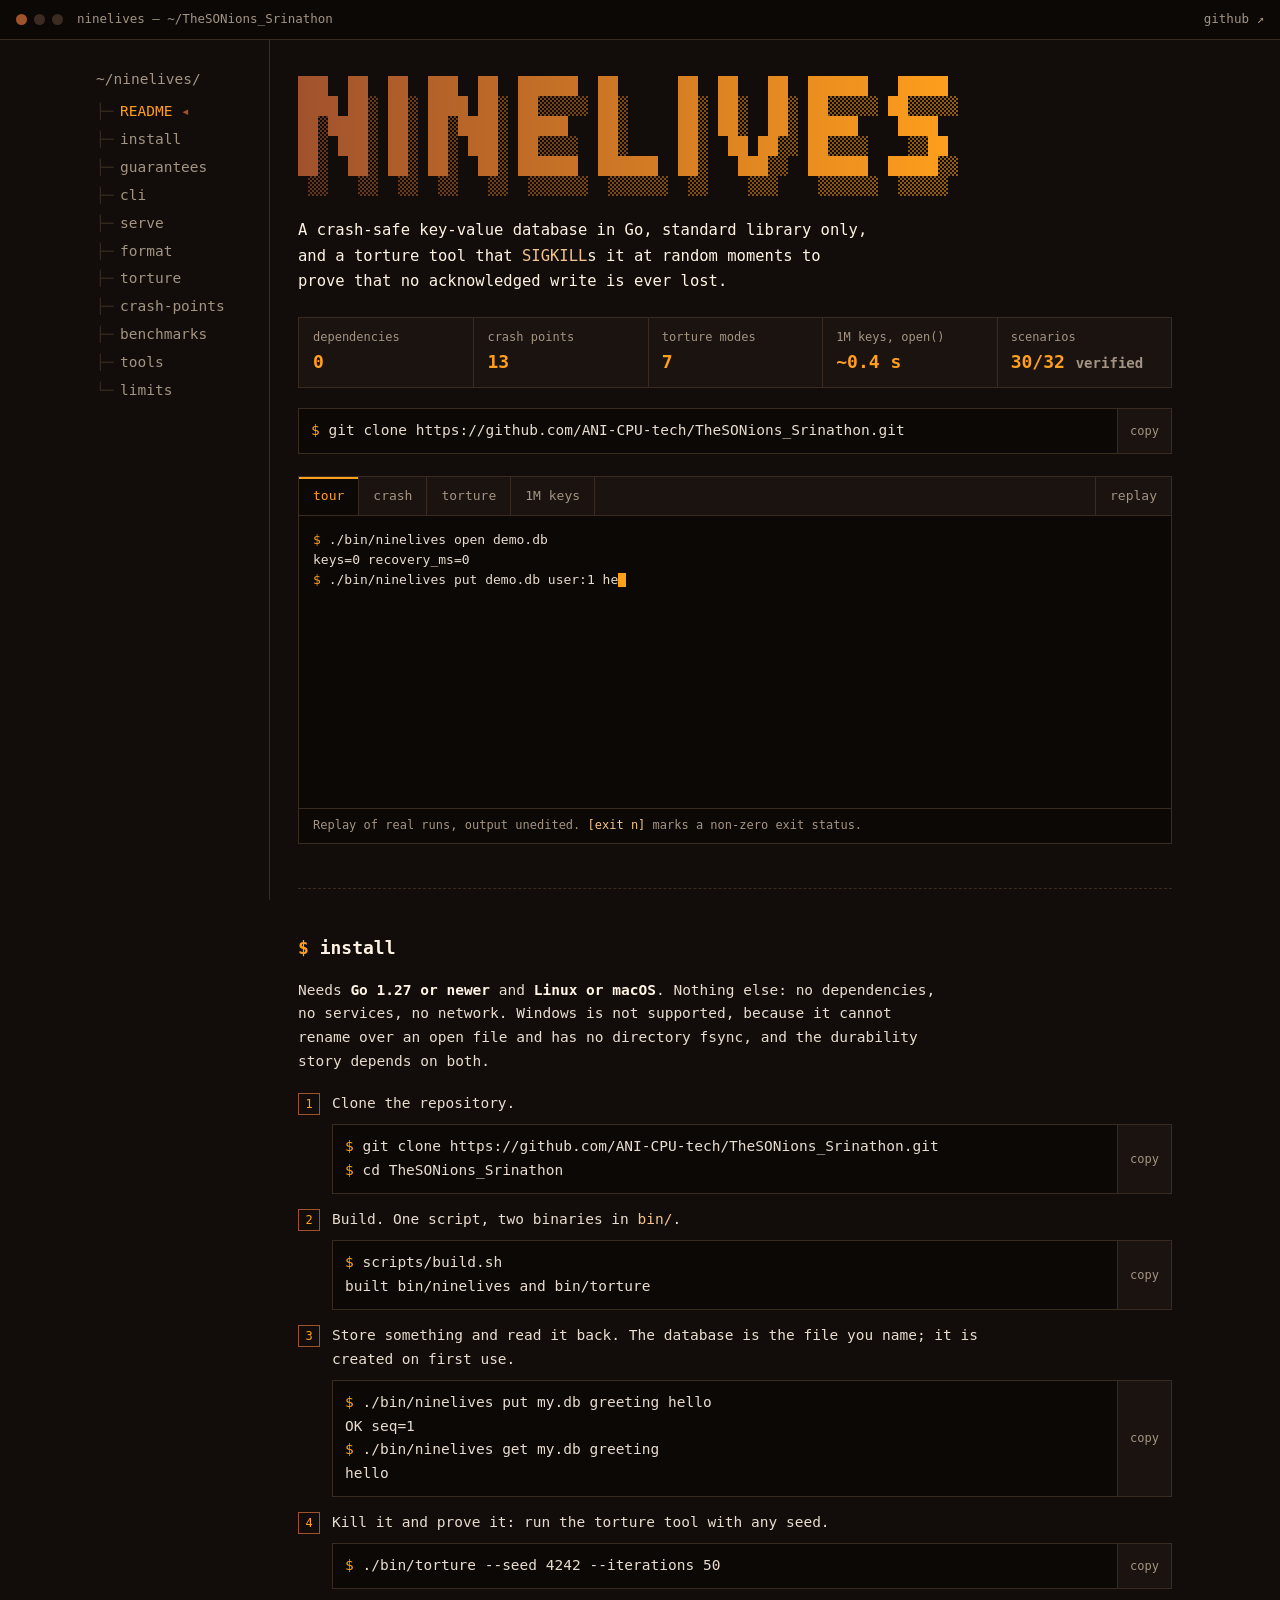
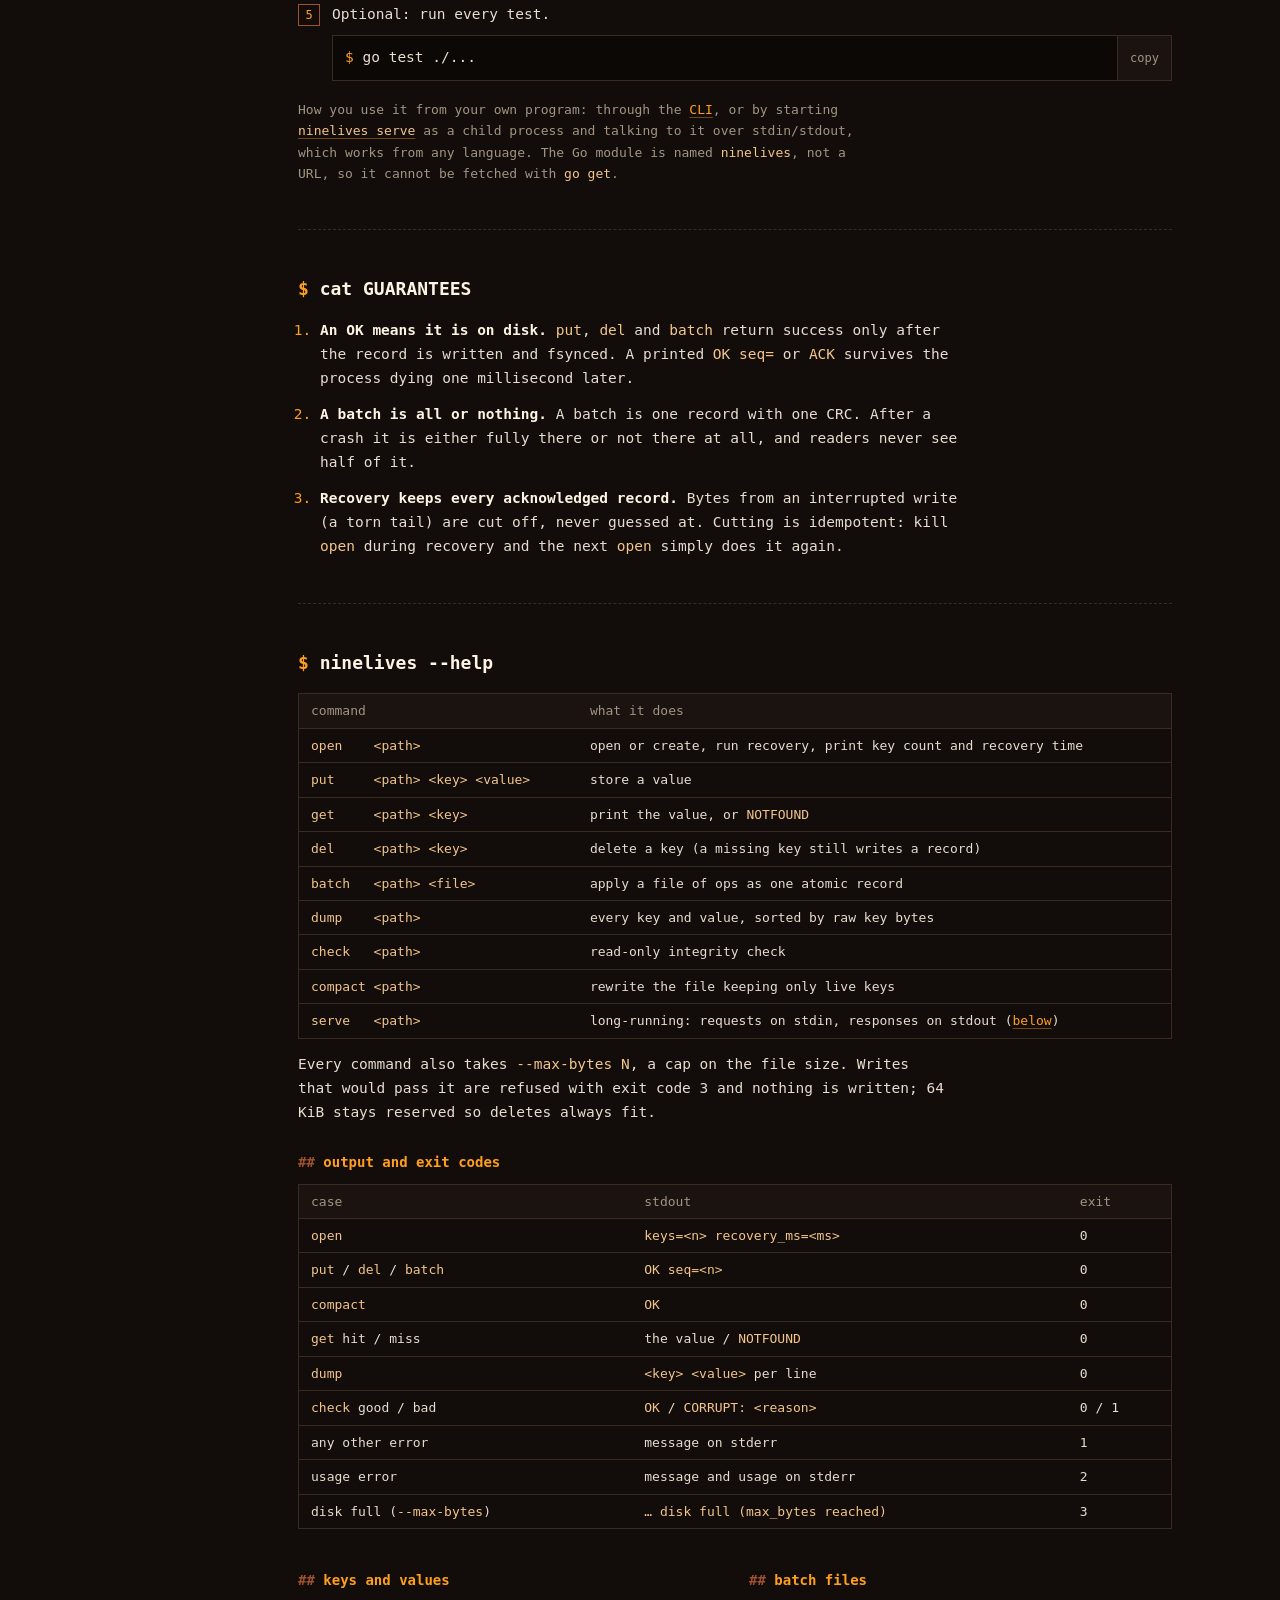
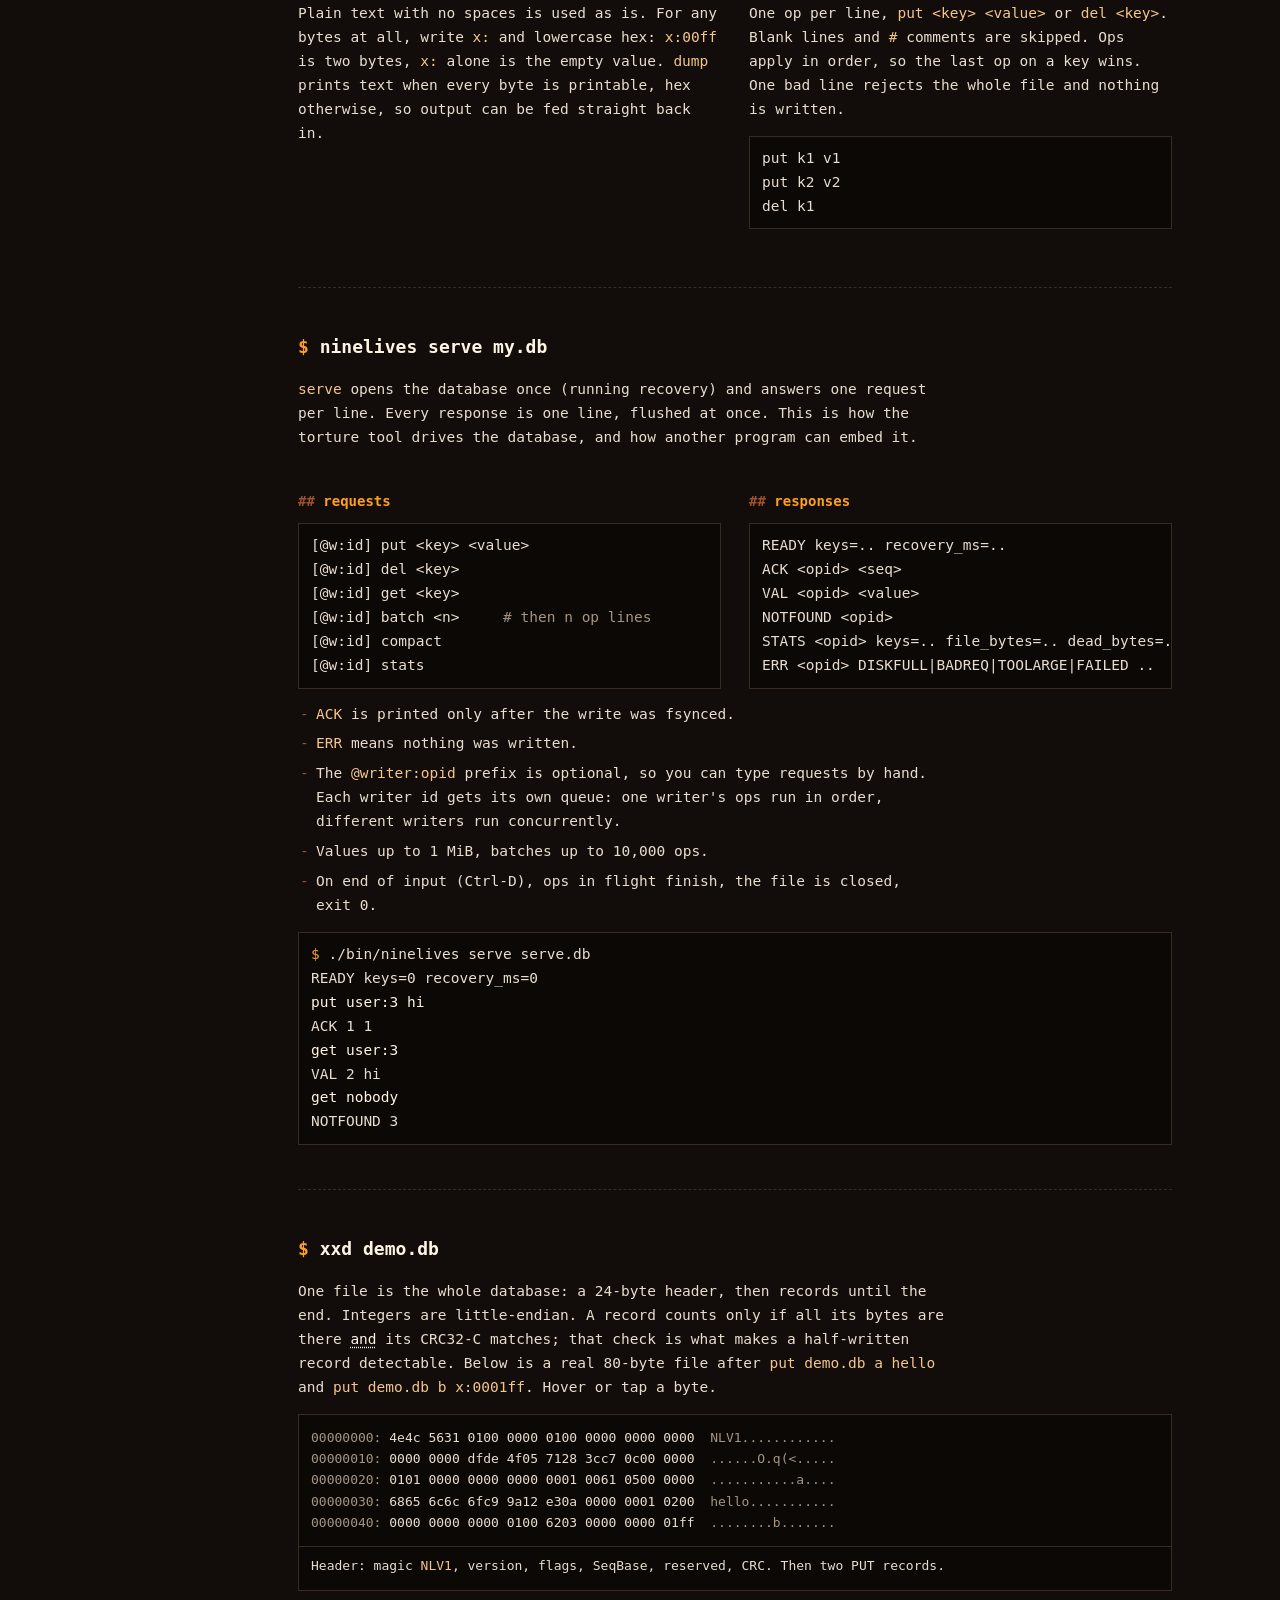
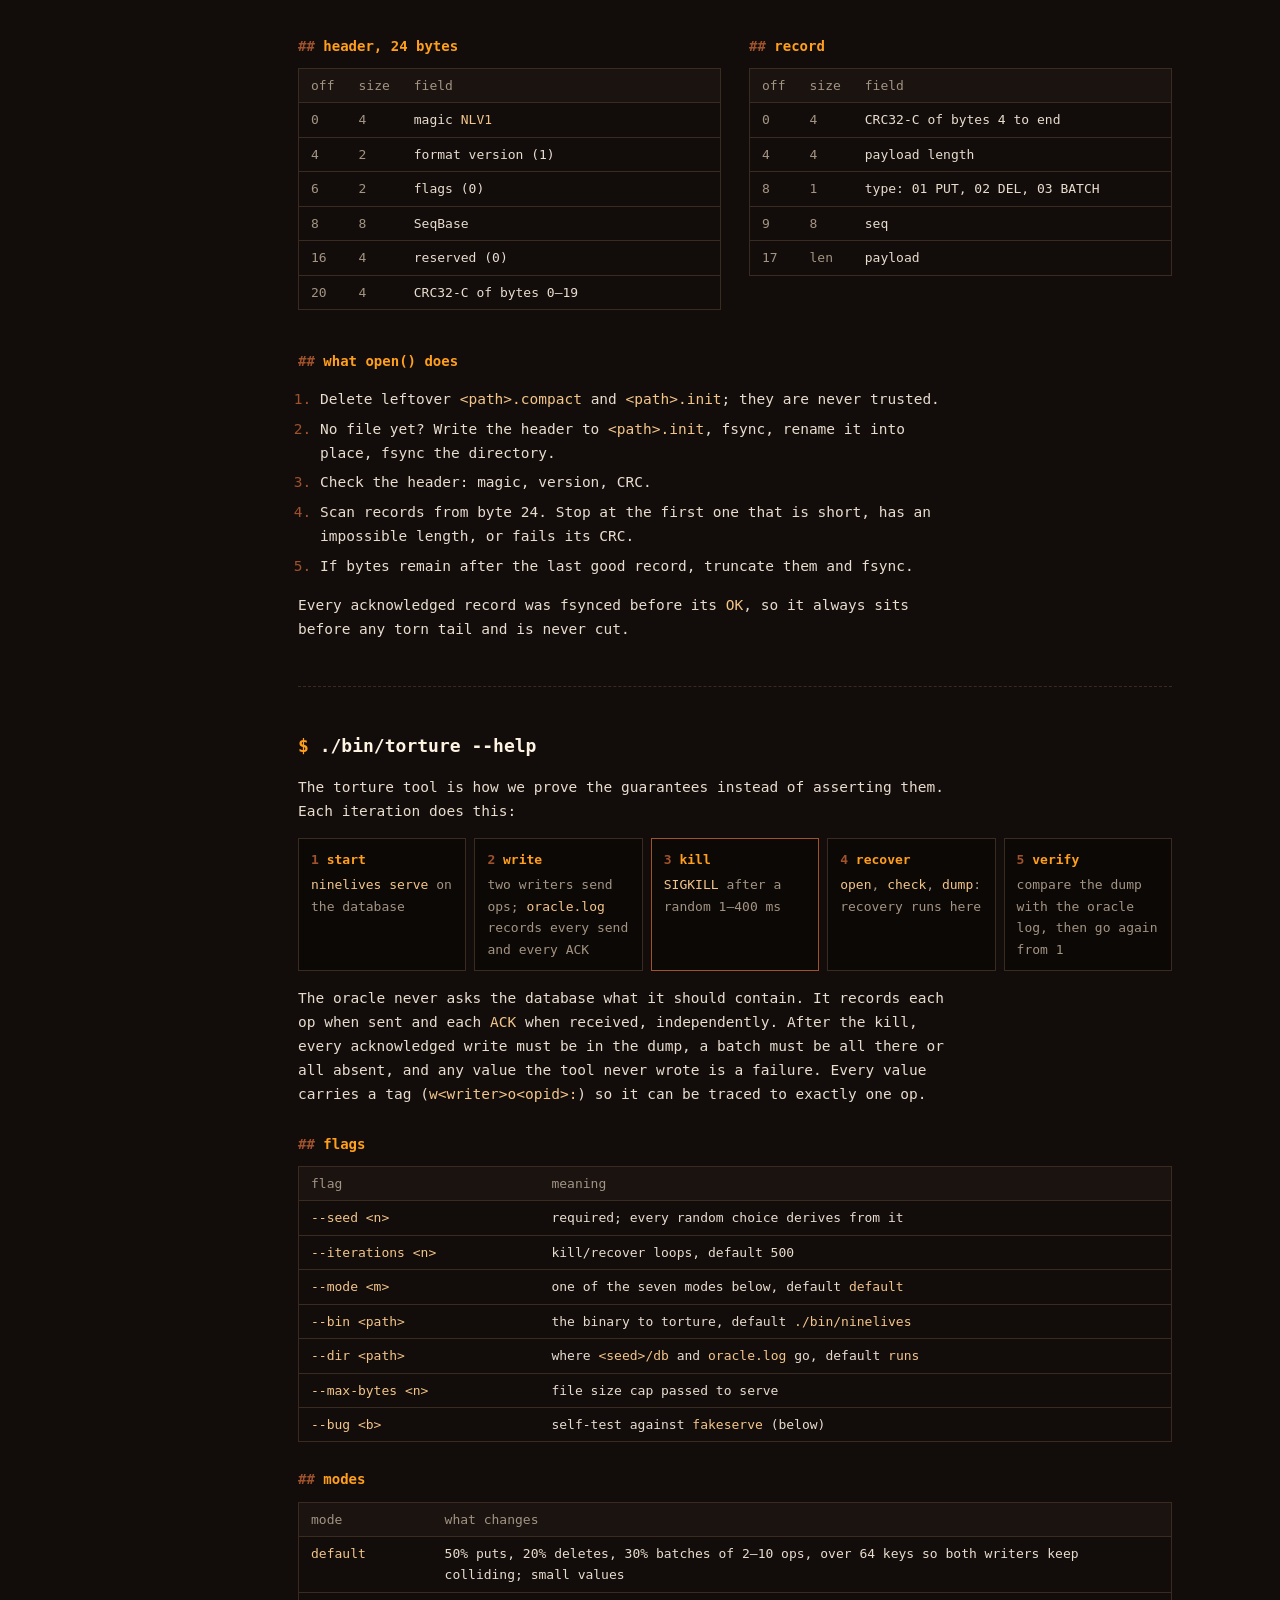
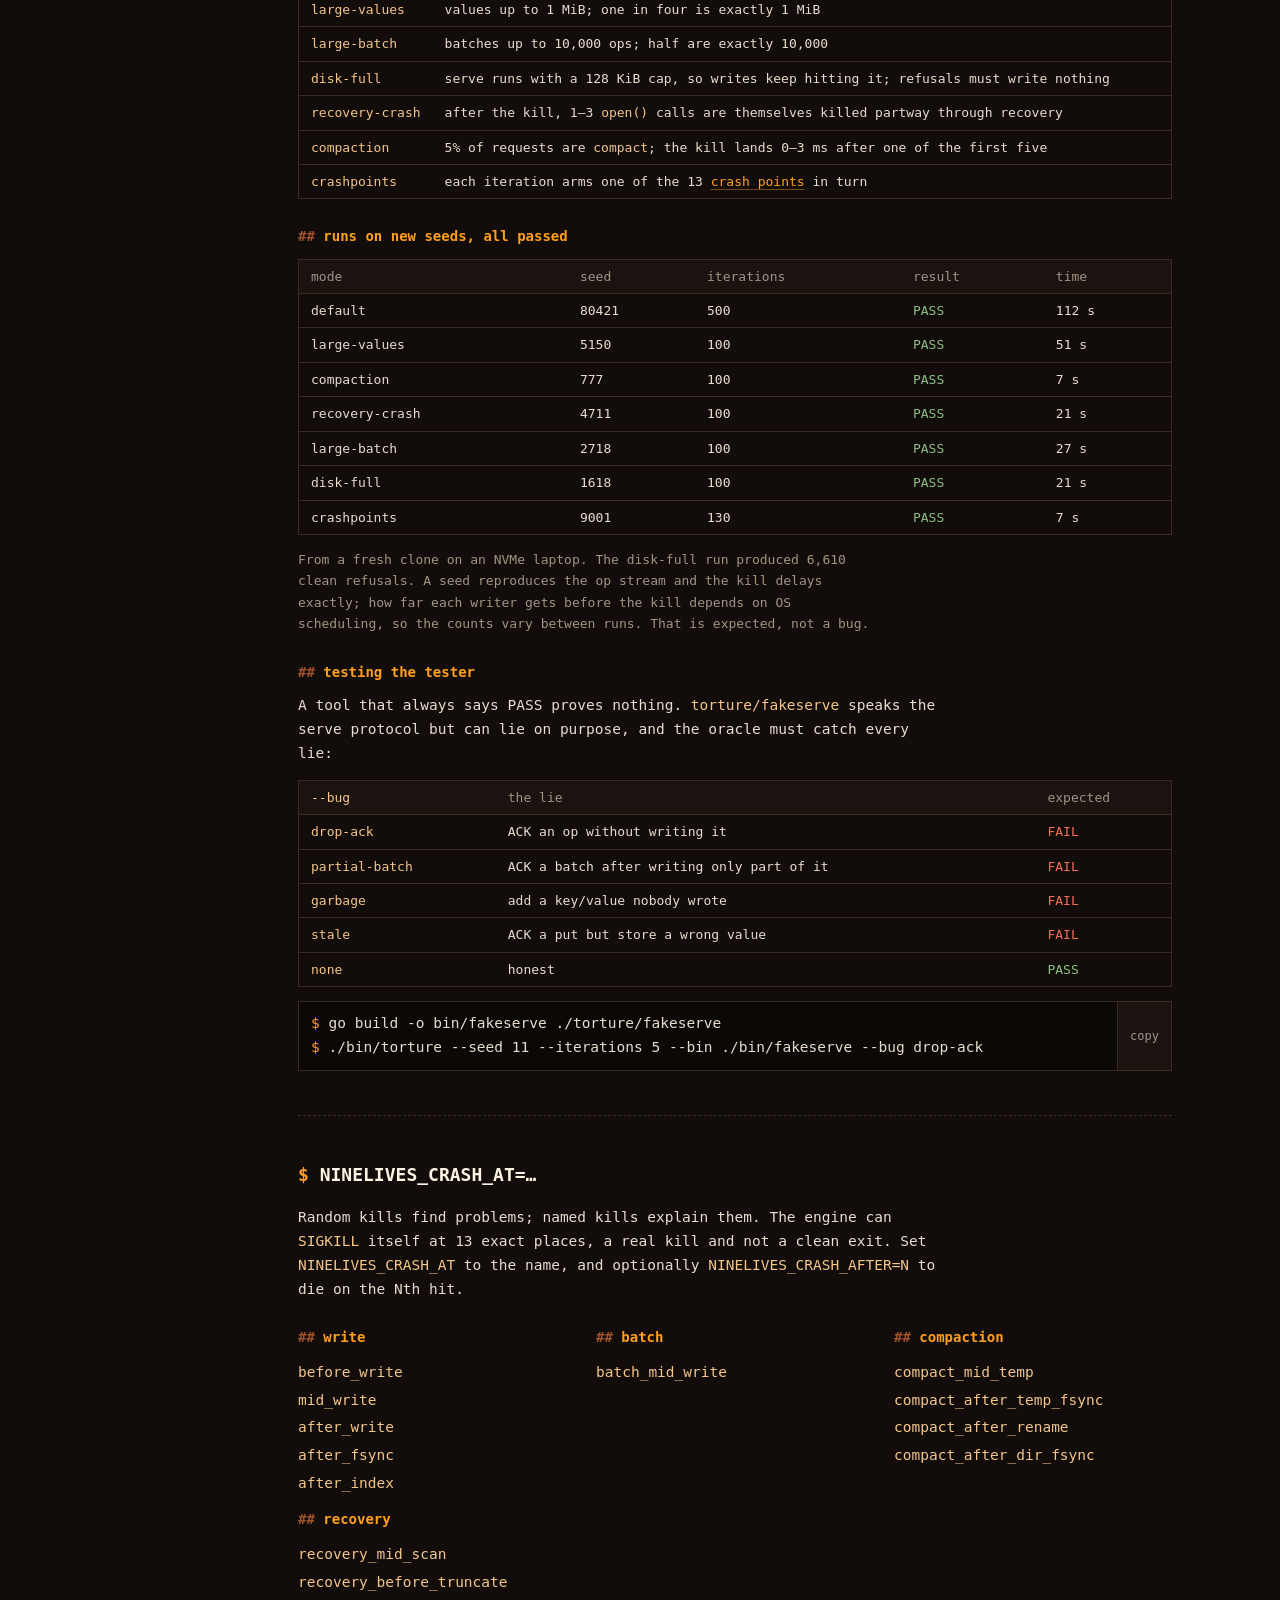
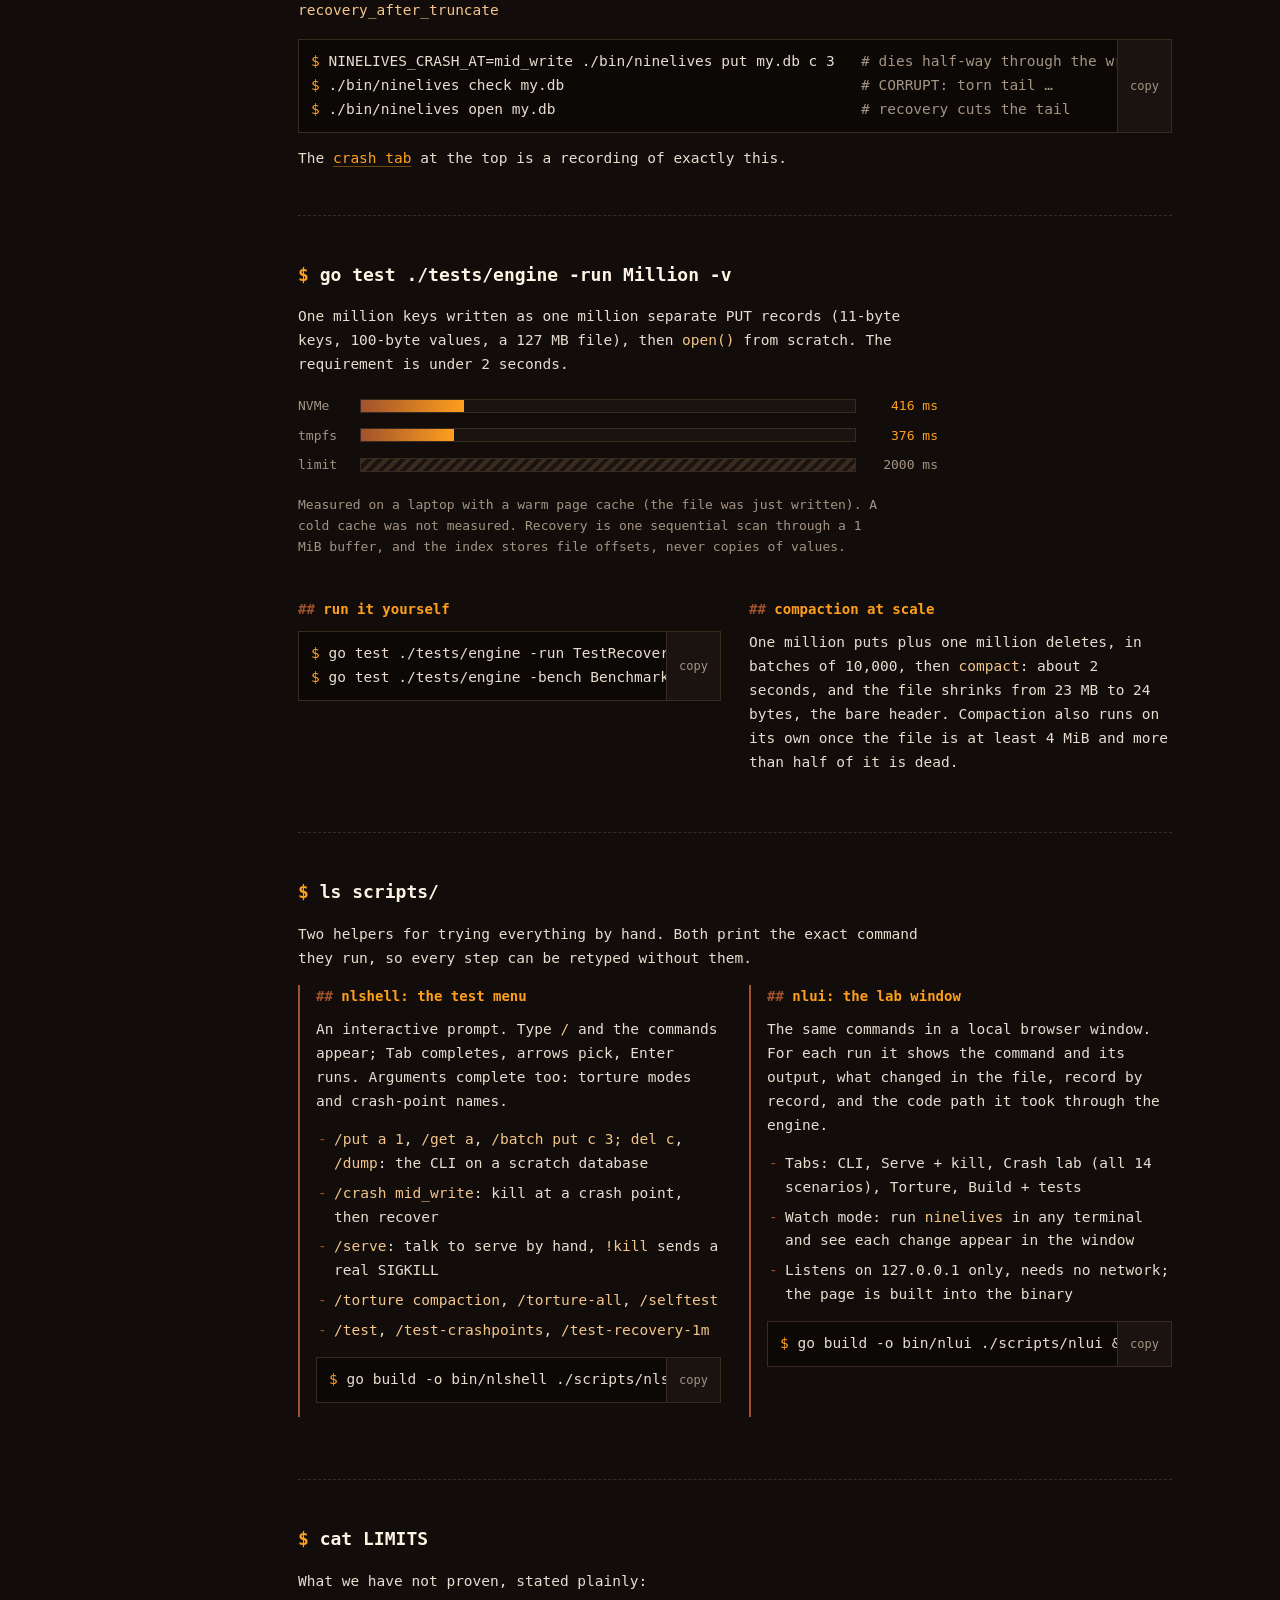
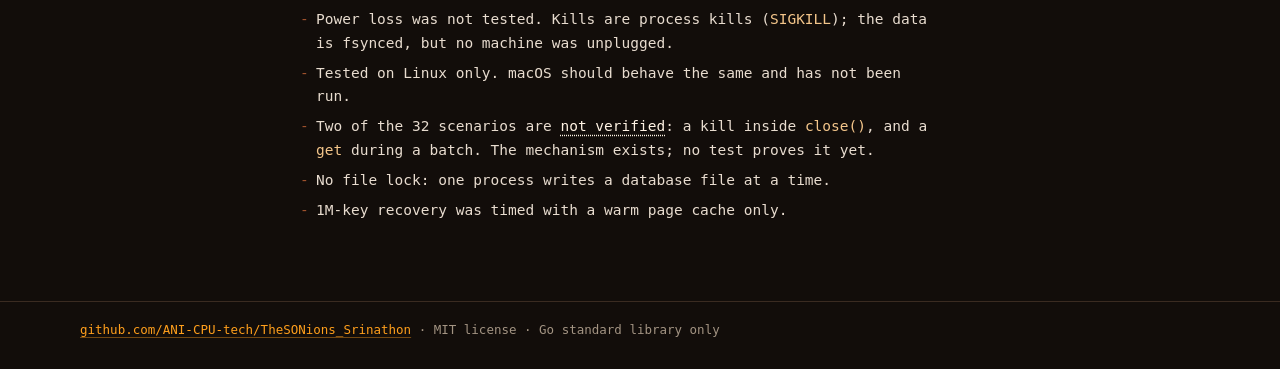
<file: site/index.html>
<!doctype html>
<html lang="en">
<head>
<meta charset="utf-8">
<meta name="viewport" content="width=device-width, initial-scale=1">
<title>NineLives: a crash-safe key-value database</title>
<meta name="description" content="A crash-safe embedded key-value database in Go, standard library only, and a torture tool that SIGKILLs it at random moments to prove no acknowledged write is lost.">
<meta name="theme-color" content="#120d0a">
<link rel="icon" href="favicon.svg" type="image/svg+xml">
<link rel="stylesheet" href="style.css">
</head>
<body>
<a class="skip" href="#main">Skip to content</a>

<header class="titlebar">
  <span class="dots" aria-hidden="true"><i></i><i></i><i></i></span>
  <span class="titlebar-text">ninelives — ~/TheSONions_Srinathon</span>
  <a class="titlebar-link" href="https://github.com/ANI-CPU-tech/TheSONions_Srinathon">github ↗</a>
</header>

<div class="layout">
<nav class="tree" aria-label="Sections">
  <p class="tree-root">~/ninelives/</p>
  <ul>
    <li><a href="#top">README</a></li>
    <li><a href="#install">install</a></li>
    <li><a href="#guarantees">guarantees</a></li>
    <li><a href="#cli">cli</a></li>
    <li><a href="#serve">serve</a></li>
    <li><a href="#format">format</a></li>
    <li><a href="#torture">torture</a></li>
    <li><a href="#crash-points">crash-points</a></li>
    <li><a href="#benchmarks">benchmarks</a></li>
    <li><a href="#tools">tools</a></li>
    <li><a href="#limits">limits</a></li>
  </ul>
</nav>

<main id="main">

<section id="top" class="hero">
  <h1 class="visually-hidden">NineLives</h1>
  <svg class="banner" viewBox="0 0 660 120" role="img" aria-labelledby="banner-title" xmlns="http://www.w3.org/2000/svg"><title id="banner-title">NineLives</title><defs><linearGradient id="g" gradientUnits="userSpaceOnUse" x1="0" y1="0" x2="660" y2="0"><stop offset="0" stop-color="#a0522d"/><stop offset="1" stop-color="#ff9f1c"/></linearGradient><pattern id="dots" width="4" height="4" patternUnits="userSpaceOnUse"><rect width="2" height="2" fill="#fff"/><rect x="2" y="2" width="2" height="2" fill="#fff"/></pattern><mask id="m"><rect width="660" height="120" fill="url(#dots)"/></mask></defs><g fill="url(#g)" opacity=".55" mask="url(#m)"><rect x="70" y="20" width="10" height="20"/><rect x="110" y="20" width="10" height="20"/><rect x="200" y="20" width="10" height="20"/><rect x="240" y="20" width="50" height="20"/><rect x="320" y="20" width="10" height="20"/><rect x="400" y="20" width="10" height="20"/><rect x="440" y="20" width="10" height="20"/><rect x="490" y="20" width="10" height="20"/><rect x="530" y="20" width="50" height="20"/><rect x="610" y="20" width="50" height="20"/><rect x="20" y="40" width="10" height="20"/><rect x="70" y="40" width="10" height="20"/><rect x="110" y="40" width="10" height="20"/><rect x="150" y="40" width="10" height="20"/><rect x="200" y="40" width="10" height="20"/><rect x="320" y="40" width="10" height="20"/><rect x="400" y="40" width="10" height="20"/><rect x="440" y="40" width="10" height="20"/><rect x="490" y="40" width="10" height="20"/><rect x="20" y="60" width="10" height="20"/><rect x="70" y="60" width="10" height="20"/><rect x="110" y="60" width="10" height="20"/><rect x="150" y="60" width="10" height="20"/><rect x="200" y="60" width="10" height="20"/><rect x="240" y="60" width="40" height="20"/><rect x="320" y="60" width="10" height="20"/><rect x="400" y="60" width="10" height="20"/><rect x="480" y="60" width="20" height="20"/><rect x="530" y="60" width="40" height="20"/><rect x="610" y="60" width="20" height="20"/><rect x="20" y="80" width="10" height="20"/><rect x="70" y="80" width="10" height="20"/><rect x="110" y="80" width="10" height="20"/><rect x="150" y="80" width="10" height="20"/><rect x="200" y="80" width="10" height="20"/><rect x="400" y="80" width="10" height="20"/><rect x="470" y="80" width="20" height="20"/><rect x="640" y="80" width="20" height="20"/><rect x="10" y="100" width="20" height="20"/><rect x="60" y="100" width="20" height="20"/><rect x="100" y="100" width="20" height="20"/><rect x="140" y="100" width="20" height="20"/><rect x="190" y="100" width="20" height="20"/><rect x="230" y="100" width="60" height="20"/><rect x="310" y="100" width="60" height="20"/><rect x="390" y="100" width="20" height="20"/><rect x="450" y="100" width="30" height="20"/><rect x="520" y="100" width="60" height="20"/><rect x="600" y="100" width="50" height="20"/></g><g fill="url(#g)"><rect x="0" y="0" width="30" height="20"/><rect x="50" y="0" width="20" height="20"/><rect x="90" y="0" width="20" height="20"/><rect x="130" y="0" width="30" height="20"/><rect x="180" y="0" width="20" height="20"/><rect x="220" y="0" width="60" height="20"/><rect x="300" y="0" width="20" height="20"/><rect x="380" y="0" width="20" height="20"/><rect x="420" y="0" width="20" height="20"/><rect x="470" y="0" width="20" height="20"/><rect x="510" y="0" width="60" height="20"/><rect x="600" y="0" width="50" height="20"/><rect x="0" y="20" width="40" height="20"/><rect x="50" y="20" width="20" height="20"/><rect x="90" y="20" width="20" height="20"/><rect x="130" y="20" width="40" height="20"/><rect x="180" y="20" width="20" height="20"/><rect x="220" y="20" width="20" height="20"/><rect x="300" y="20" width="20" height="20"/><rect x="380" y="20" width="20" height="20"/><rect x="420" y="20" width="20" height="20"/><rect x="470" y="20" width="20" height="20"/><rect x="510" y="20" width="20" height="20"/><rect x="590" y="20" width="20" height="20"/><rect x="0" y="40" width="20" height="20"/><rect x="30" y="40" width="40" height="20"/><rect x="90" y="40" width="20" height="20"/><rect x="130" y="40" width="20" height="20"/><rect x="160" y="40" width="40" height="20"/><rect x="220" y="40" width="50" height="20"/><rect x="300" y="40" width="20" height="20"/><rect x="380" y="40" width="20" height="20"/><rect x="420" y="40" width="20" height="20"/><rect x="470" y="40" width="20" height="20"/><rect x="510" y="40" width="50" height="20"/><rect x="600" y="40" width="40" height="20"/><rect x="0" y="60" width="20" height="20"/><rect x="40" y="60" width="30" height="20"/><rect x="90" y="60" width="20" height="20"/><rect x="130" y="60" width="20" height="20"/><rect x="170" y="60" width="30" height="20"/><rect x="220" y="60" width="20" height="20"/><rect x="300" y="60" width="20" height="20"/><rect x="380" y="60" width="20" height="20"/><rect x="430" y="60" width="20" height="20"/><rect x="460" y="60" width="20" height="20"/><rect x="510" y="60" width="20" height="20"/><rect x="630" y="60" width="20" height="20"/><rect x="0" y="80" width="20" height="20"/><rect x="50" y="80" width="20" height="20"/><rect x="90" y="80" width="20" height="20"/><rect x="130" y="80" width="20" height="20"/><rect x="180" y="80" width="20" height="20"/><rect x="220" y="80" width="60" height="20"/><rect x="300" y="80" width="60" height="20"/><rect x="380" y="80" width="20" height="20"/><rect x="440" y="80" width="30" height="20"/><rect x="510" y="80" width="60" height="20"/><rect x="590" y="80" width="50" height="20"/></g></svg>
  <p class="lede">A crash-safe key-value database in Go, standard library only, and a torture tool that <code>SIGKILL</code>s it at random moments to prove that no acknowledged write is ever lost.</p>

  <dl class="facts">
    <div><dt>dependencies</dt><dd>0</dd></div>
    <div><dt>crash points</dt><dd>13</dd></div>
    <div><dt>torture modes</dt><dd>7</dd></div>
    <div><dt>1M keys, open()</dt><dd>~0.4 s</dd></div>
    <div><dt>scenarios</dt><dd>30/32 <small>verified</small></dd></div>
  </dl>

  <div class="cmdline">
    <pre><code><span class="ps">$</span> git clone https://github.com/ANI-CPU-tech/TheSONions_Srinathon.git</code></pre>
    <button class="copy" type="button" data-copy="git clone https://github.com/ANI-CPU-tech/TheSONions_Srinathon.git">copy</button>
  </div>

  <figure class="term" id="replay">
    <div class="term-bar">
      <div class="tabs" role="tablist" aria-label="Recorded sessions">
        <button role="tab" type="button" aria-selected="true" data-scene="tour">tour</button>
        <button role="tab" type="button" aria-selected="false" data-scene="crash">crash</button>
        <button role="tab" type="button" aria-selected="false" data-scene="torture">torture</button>
        <button role="tab" type="button" aria-selected="false" data-scene="million">1M keys</button>
      </div>
      <button class="term-replay" type="button" hidden>replay</button>
    </div>
<pre class="term-body" role="tabpanel" aria-live="off" tabindex="0"><span class="ps">$</span> ./bin/ninelives open demo.db
keys=0 recovery_ms=0
<span class="ps">$</span> ./bin/ninelives put demo.db user:1 hello
<span class="ok">OK seq=1</span>
<span class="ps">$</span> ./bin/ninelives put demo.db user:2 x:00ff
<span class="ok">OK seq=2</span>
<span class="ps">$</span> ./bin/ninelives get demo.db user:1
hello
<span class="ps">$</span> ./bin/ninelives get demo.db user:99
NOTFOUND
<span class="ps">$</span> ./bin/ninelives del demo.db user:1
<span class="ok">OK seq=3</span>
<span class="ps">$</span> printf 'put k1 v1\nput k2 v2\ndel k1\n' &gt; ops.txt
<span class="ps">$</span> ./bin/ninelives batch demo.db ops.txt
<span class="ok">OK seq=4</span>
<span class="ps">$</span> ./bin/ninelives dump demo.db
k2 v2
user:2 x:00ff
<span class="ps">$</span> ./bin/ninelives check demo.db
<span class="ok">OK</span></pre>
    <figcaption>Replay of real runs, output unedited. <code>[exit n]</code> marks a non-zero exit status.</figcaption>
  </figure>
</section>

<section id="install">
  <h2><span class="ps">$</span> install</h2>
  <p>Needs <strong>Go 1.27 or newer</strong> and <strong>Linux or macOS</strong>. Nothing else: no dependencies, no services, no network. Windows is not supported, because it cannot rename over an open file and has no directory fsync, and the durability story depends on both.</p>
  <ol class="steps">
    <li>
      <p>Clone the repository.</p>
      <div class="cmdline"><pre><code><span class="ps">$</span> git clone https://github.com/ANI-CPU-tech/TheSONions_Srinathon.git
<span class="ps">$</span> cd TheSONions_Srinathon</code></pre><button class="copy" type="button" data-copy="git clone https://github.com/ANI-CPU-tech/TheSONions_Srinathon.git
cd TheSONions_Srinathon">copy</button></div>
    </li>
    <li>
      <p>Build. One script, two binaries in <code>bin/</code>.</p>
      <div class="cmdline"><pre><code><span class="ps">$</span> scripts/build.sh
built bin/ninelives and bin/torture</code></pre><button class="copy" type="button" data-copy="scripts/build.sh">copy</button></div>
    </li>
    <li>
      <p>Store something and read it back. The database is the file you name; it is created on first use.</p>
      <div class="cmdline"><pre><code><span class="ps">$</span> ./bin/ninelives put my.db greeting hello
OK seq=1
<span class="ps">$</span> ./bin/ninelives get my.db greeting
hello</code></pre><button class="copy" type="button" data-copy="./bin/ninelives put my.db greeting hello
./bin/ninelives get my.db greeting">copy</button></div>
    </li>
    <li>
      <p>Kill it and prove it: run the torture tool with any seed.</p>
      <div class="cmdline"><pre><code><span class="ps">$</span> ./bin/torture --seed 4242 --iterations 50</code></pre><button class="copy" type="button" data-copy="./bin/torture --seed 4242 --iterations 50">copy</button></div>
    </li>
    <li>
      <p>Optional: run every test.</p>
      <div class="cmdline"><pre><code><span class="ps">$</span> go test ./...</code></pre><button class="copy" type="button" data-copy="go test ./...">copy</button></div>
    </li>
  </ol>
  <p class="note">How you use it from your own program: through the <a href="#cli">CLI</a>, or by starting <a href="#serve"><code>ninelives serve</code></a> as a child process and talking to it over stdin/stdout, which works from any language. The Go module is named <code>ninelives</code>, not a URL, so it cannot be fetched with <code>go get</code>.</p>
</section>

<section id="guarantees">
  <h2><span class="ps">$</span> cat GUARANTEES</h2>
  <ol class="guarantees">
    <li><strong>An OK means it is on disk.</strong> <code>put</code>, <code>del</code> and <code>batch</code> return success only after the record is written and fsynced. A printed <code>OK seq=</code> or <code>ACK</code> survives the process dying one millisecond later.</li>
    <li><strong>A batch is all or nothing.</strong> A batch is one record with one CRC. After a crash it is either fully there or not there at all, and readers never see half of it.</li>
    <li><strong>Recovery keeps every acknowledged record.</strong> Bytes from an interrupted write (a torn tail) are cut off, never guessed at. Cutting is idempotent: kill <code>open</code> during recovery and the next <code>open</code> simply does it again.</li>
  </ol>
</section>

<section id="cli">
  <h2><span class="ps">$</span> ninelives --help</h2>
  <div class="scroll"><table>
    <thead><tr><th>command</th><th>what it does</th></tr></thead>
    <tbody>
      <tr><td><code>open    &lt;path&gt;</code></td><td>open or create, run recovery, print key count and recovery time</td></tr>
      <tr><td><code>put     &lt;path&gt; &lt;key&gt; &lt;value&gt;</code></td><td>store a value</td></tr>
      <tr><td><code>get     &lt;path&gt; &lt;key&gt;</code></td><td>print the value, or <code>NOTFOUND</code></td></tr>
      <tr><td><code>del     &lt;path&gt; &lt;key&gt;</code></td><td>delete a key (a missing key still writes a record)</td></tr>
      <tr><td><code>batch   &lt;path&gt; &lt;file&gt;</code></td><td>apply a file of ops as one atomic record</td></tr>
      <tr><td><code>dump    &lt;path&gt;</code></td><td>every key and value, sorted by raw key bytes</td></tr>
      <tr><td><code>check   &lt;path&gt;</code></td><td>read-only integrity check</td></tr>
      <tr><td><code>compact &lt;path&gt;</code></td><td>rewrite the file keeping only live keys</td></tr>
      <tr><td><code>serve   &lt;path&gt;</code></td><td>long-running: requests on stdin, responses on stdout (<a href="#serve">below</a>)</td></tr>
    </tbody>
  </table></div>
  <p>Every command also takes <code>--max-bytes N</code>, a cap on the file size. Writes that would pass it are refused with exit code 3 and nothing is written; 64 KiB stays reserved so deletes always fit.</p>

  <h3>output and exit codes</h3>
  <div class="scroll"><table>
    <thead><tr><th>case</th><th>stdout</th><th>exit</th></tr></thead>
    <tbody>
      <tr><td><code>open</code></td><td><code>keys=&lt;n&gt; recovery_ms=&lt;ms&gt;</code></td><td>0</td></tr>
      <tr><td><code>put</code> / <code>del</code> / <code>batch</code></td><td><code>OK seq=&lt;n&gt;</code></td><td>0</td></tr>
      <tr><td><code>compact</code></td><td><code>OK</code></td><td>0</td></tr>
      <tr><td><code>get</code> hit / miss</td><td>the value / <code>NOTFOUND</code></td><td>0</td></tr>
      <tr><td><code>dump</code></td><td><code>&lt;key&gt; &lt;value&gt;</code> per line</td><td>0</td></tr>
      <tr><td><code>check</code> good / bad</td><td><code>OK</code> / <code>CORRUPT: &lt;reason&gt;</code></td><td>0 / 1</td></tr>
      <tr><td>any other error</td><td>message on stderr</td><td>1</td></tr>
      <tr><td>usage error</td><td>message and usage on stderr</td><td>2</td></tr>
      <tr><td>disk full (<code>--max-bytes</code>)</td><td><code>… disk full (max_bytes reached)</code></td><td>3</td></tr>
    </tbody>
  </table></div>

  <div class="cols">
    <div>
      <h3>keys and values</h3>
      <p>Plain text with no spaces is used as is. For any bytes at all, write <code>x:</code> and lowercase hex: <code>x:00ff</code> is two bytes, <code>x:</code> alone is the empty value. <code>dump</code> prints text when every byte is printable, hex otherwise, so output can be fed straight back in.</p>
    </div>
    <div>
      <h3>batch files</h3>
      <p>One op per line, <code>put &lt;key&gt; &lt;value&gt;</code> or <code>del &lt;key&gt;</code>. Blank lines and <code>#</code> comments are skipped. Ops apply in order, so the last op on a key wins. One bad line rejects the whole file and nothing is written.</p>
<pre class="block"><code>put k1 v1
put k2 v2
del k1</code></pre>
    </div>
  </div>
</section>

<section id="serve">
  <h2><span class="ps">$</span> ninelives serve my.db</h2>
  <p><code>serve</code> opens the database once (running recovery) and answers one request per line. Every response is one line, flushed at once. This is how the torture tool drives the database, and how another program can embed it.</p>
  <div class="cols">
    <div>
      <h3>requests</h3>
<pre class="block"><code>[@w:id] put &lt;key&gt; &lt;value&gt;
[@w:id] del &lt;key&gt;
[@w:id] get &lt;key&gt;
[@w:id] batch &lt;n&gt;     <span class="dim"># then n op lines</span>
[@w:id] compact
[@w:id] stats</code></pre>
    </div>
    <div>
      <h3>responses</h3>
<pre class="block"><code>READY keys=.. recovery_ms=..
ACK &lt;opid&gt; &lt;seq&gt;
VAL &lt;opid&gt; &lt;value&gt;
NOTFOUND &lt;opid&gt;
STATS &lt;opid&gt; keys=.. file_bytes=.. dead_bytes=..
ERR &lt;opid&gt; DISKFULL|BADREQ|TOOLARGE|FAILED ..</code></pre>
    </div>
  </div>
  <ul class="rules">
    <li><code>ACK</code> is printed only after the write was fsynced.</li>
    <li><code>ERR</code> means nothing was written.</li>
    <li>The <code>@writer:opid</code> prefix is optional, so you can type requests by hand. Each writer id gets its own queue: one writer's ops run in order, different writers run concurrently.</li>
    <li>Values up to 1 MiB, batches up to 10,000 ops.</li>
    <li>On end of input (Ctrl-D), ops in flight finish, the file is closed, exit 0.</li>
  </ul>
<pre class="block session"><code><span class="ps">$</span> ./bin/ninelives serve serve.db
READY keys=0 recovery_ms=0
<span class="in">put user:3 hi</span>
ACK 1 1
<span class="in">get user:3</span>
VAL 2 hi
<span class="in">get nobody</span>
NOTFOUND 3</code></pre>
</section>

<section id="format">
  <h2><span class="ps">$</span> xxd demo.db</h2>
  <p>One file is the whole database: a 24-byte header, then records until the end. Integers are little-endian. A record counts only if all its bytes are there <em>and</em> its CRC32-C matches; that check is what makes a half-written record detectable. Below is a real 80-byte file after <code>put demo.db a hello</code> and <code>put demo.db b x:0001ff</code>. Hover or tap a byte.</p>
  <div class="hex" id="hex">
<pre class="hex-dump" aria-hidden="true"><code>00000000: 4e4c 5631 0100 0000 0100 0000 0000 0000  NLV1............
00000010: 0000 0000 dfde 4f05 7128 3cc7 0c00 0000  ......O.q(&lt;.....
00000020: 0101 0000 0000 0000 0001 0061 0500 0000  ...........a....
00000030: 6865 6c6c 6fc9 9a12 e30a 0000 0001 0200  hello...........
00000040: 0000 0000 0000 0100 6203 0000 0000 01ff  ........b.......</code></pre>
    <p class="hex-info" aria-live="polite">Header: magic <code>NLV1</code>, version, flags, SeqBase, reserved, CRC. Then two PUT records.</p>
  </div>
  <div class="cols">
    <div>
      <h3>header, 24 bytes</h3>
      <div class="scroll"><table class="tight">
        <thead><tr><th>off</th><th>size</th><th>field</th></tr></thead>
        <tbody>
          <tr><td>0</td><td>4</td><td>magic <code>NLV1</code></td></tr>
          <tr><td>4</td><td>2</td><td>format version (1)</td></tr>
          <tr><td>6</td><td>2</td><td>flags (0)</td></tr>
          <tr><td>8</td><td>8</td><td>SeqBase</td></tr>
          <tr><td>16</td><td>4</td><td>reserved (0)</td></tr>
          <tr><td>20</td><td>4</td><td>CRC32-C of bytes 0–19</td></tr>
        </tbody>
      </table></div>
    </div>
    <div>
      <h3>record</h3>
      <div class="scroll"><table class="tight">
        <thead><tr><th>off</th><th>size</th><th>field</th></tr></thead>
        <tbody>
          <tr><td>0</td><td>4</td><td>CRC32-C of bytes 4 to end</td></tr>
          <tr><td>4</td><td>4</td><td>payload length</td></tr>
          <tr><td>8</td><td>1</td><td>type: 01 PUT, 02 DEL, 03 BATCH</td></tr>
          <tr><td>9</td><td>8</td><td>seq</td></tr>
          <tr><td>17</td><td>len</td><td>payload</td></tr>
        </tbody>
      </table></div>
    </div>
  </div>
  <h3>what open() does</h3>
  <ol class="flow">
    <li>Delete leftover <code>&lt;path&gt;.compact</code> and <code>&lt;path&gt;.init</code>; they are never trusted.</li>
    <li>No file yet? Write the header to <code>&lt;path&gt;.init</code>, fsync, rename it into place, fsync the directory.</li>
    <li>Check the header: magic, version, CRC.</li>
    <li>Scan records from byte 24. Stop at the first one that is short, has an impossible length, or fails its CRC.</li>
    <li>If bytes remain after the last good record, truncate them and fsync.</li>
  </ol>
  <p>Every acknowledged record was fsynced before its <code>OK</code>, so it always sits before any torn tail and is never cut.</p>
</section>

<section id="torture">
  <h2><span class="ps">$</span> ./bin/torture --help</h2>
  <p>The torture tool is how we prove the guarantees instead of asserting them. Each iteration does this:</p>
<ol class="loop">
    <li><b>start</b><code>ninelives serve</code> on the database</li>
    <li><b>write</b>two writers send ops; <code>oracle.log</code> records every send and every ACK</li>
    <li><b>kill</b><code>SIGKILL</code> after a random 1–400 ms</li>
    <li><b>recover</b><code>open</code>, <code>check</code>, <code>dump</code>: recovery runs here</li>
    <li><b>verify</b>compare the dump with the oracle log, then go again from 1</li>
  </ol>
  <p>The oracle never asks the database what it should contain. It records each op when sent and each <code>ACK</code> when received, independently. After the kill, every acknowledged write must be in the dump, a batch must be all there or all absent, and any value the tool never wrote is a failure. Every value carries a tag (<code>w&lt;writer&gt;o&lt;opid&gt;:</code>) so it can be traced to exactly one op.</p>

  <h3>flags</h3>
  <div class="scroll"><table>
    <thead><tr><th>flag</th><th>meaning</th></tr></thead>
    <tbody>
      <tr><td><code>--seed &lt;n&gt;</code></td><td>required; every random choice derives from it</td></tr>
      <tr><td><code>--iterations &lt;n&gt;</code></td><td>kill/recover loops, default 500</td></tr>
      <tr><td><code>--mode &lt;m&gt;</code></td><td>one of the seven modes below, default <code>default</code></td></tr>
      <tr><td><code>--bin &lt;path&gt;</code></td><td>the binary to torture, default <code>./bin/ninelives</code></td></tr>
      <tr><td><code>--dir &lt;path&gt;</code></td><td>where <code>&lt;seed&gt;/db</code> and <code>oracle.log</code> go, default <code>runs</code></td></tr>
      <tr><td><code>--max-bytes &lt;n&gt;</code></td><td>file size cap passed to serve</td></tr>
      <tr><td><code>--bug &lt;b&gt;</code></td><td>self-test against <code>fakeserve</code> (below)</td></tr>
    </tbody>
  </table></div>

  <h3>modes</h3>
  <div class="scroll"><table>
    <thead><tr><th>mode</th><th>what changes</th></tr></thead>
    <tbody>
      <tr><td><code>default</code></td><td>50% puts, 20% deletes, 30% batches of 2–10 ops, over 64 keys so both writers keep colliding; small values</td></tr>
      <tr><td><code>large-values</code></td><td>values up to 1 MiB; one in four is exactly 1 MiB</td></tr>
      <tr><td><code>large-batch</code></td><td>batches up to 10,000 ops; half are exactly 10,000</td></tr>
      <tr><td><code>disk-full</code></td><td>serve runs with a 128 KiB cap, so writes keep hitting it; refusals must write nothing</td></tr>
      <tr><td><code>recovery-crash</code></td><td>after the kill, 1–3 <code>open()</code> calls are themselves killed partway through recovery</td></tr>
      <tr><td><code>compaction</code></td><td>5% of requests are <code>compact</code>; the kill lands 0–3 ms after one of the first five</td></tr>
      <tr><td><code>crashpoints</code></td><td>each iteration arms one of the 13 <a href="#crash-points">crash points</a> in turn</td></tr>
    </tbody>
  </table></div>

  <h3>runs on new seeds, all passed</h3>
  <div class="scroll"><table class="runs">
    <thead><tr><th>mode</th><th>seed</th><th>iterations</th><th>result</th><th>time</th></tr></thead>
    <tbody>
      <tr><td>default</td><td>80421</td><td>500</td><td class="ok">PASS</td><td>112 s</td></tr>
      <tr><td>large-values</td><td>5150</td><td>100</td><td class="ok">PASS</td><td>51 s</td></tr>
      <tr><td>compaction</td><td>777</td><td>100</td><td class="ok">PASS</td><td>7 s</td></tr>
      <tr><td>recovery-crash</td><td>4711</td><td>100</td><td class="ok">PASS</td><td>21 s</td></tr>
      <tr><td>large-batch</td><td>2718</td><td>100</td><td class="ok">PASS</td><td>27 s</td></tr>
      <tr><td>disk-full</td><td>1618</td><td>100</td><td class="ok">PASS</td><td>21 s</td></tr>
      <tr><td>crashpoints</td><td>9001</td><td>130</td><td class="ok">PASS</td><td>7 s</td></tr>
    </tbody>
  </table></div>
  <p class="note">From a fresh clone on an NVMe laptop. The disk-full run produced 6,610 clean refusals. A seed reproduces the op stream and the kill delays exactly; how far each writer gets before the kill depends on OS scheduling, so the counts vary between runs. That is expected, not a bug.</p>

  <h3>testing the tester</h3>
  <p>A tool that always says PASS proves nothing. <code>torture/fakeserve</code> speaks the serve protocol but can lie on purpose, and the oracle must catch every lie:</p>
  <div class="scroll"><table>
    <thead><tr><th><code>--bug</code></th><th>the lie</th><th>expected</th></tr></thead>
    <tbody>
      <tr><td><code>drop-ack</code></td><td>ACK an op without writing it</td><td class="err">FAIL</td></tr>
      <tr><td><code>partial-batch</code></td><td>ACK a batch after writing only part of it</td><td class="err">FAIL</td></tr>
      <tr><td><code>garbage</code></td><td>add a key/value nobody wrote</td><td class="err">FAIL</td></tr>
      <tr><td><code>stale</code></td><td>ACK a put but store a wrong value</td><td class="err">FAIL</td></tr>
      <tr><td><code>none</code></td><td>honest</td><td class="ok">PASS</td></tr>
    </tbody>
  </table></div>
<div class="cmdline"><pre><code><span class="ps">$</span> go build -o bin/fakeserve ./torture/fakeserve
<span class="ps">$</span> ./bin/torture --seed 11 --iterations 5 --bin ./bin/fakeserve --bug drop-ack</code></pre><button class="copy" type="button" data-copy="go build -o bin/fakeserve ./torture/fakeserve
./bin/torture --seed 11 --iterations 5 --bin ./bin/fakeserve --bug drop-ack">copy</button></div>
</section>

<section id="crash-points">
  <h2><span class="ps">$</span> NINELIVES_CRASH_AT=…</h2>
  <p>Random kills find problems; named kills explain them. The engine can <code>SIGKILL</code> itself at 13 exact places, a real kill and not a clean exit. Set <code>NINELIVES_CRASH_AT</code> to the name, and optionally <code>NINELIVES_CRASH_AFTER=N</code> to die on the Nth hit.</p>
  <div class="points">
    <div><h3>write</h3><ul><li><code>before_write</code></li><li><code>mid_write</code></li><li><code>after_write</code></li><li><code>after_fsync</code></li><li><code>after_index</code></li></ul></div>
    <div><h3>batch</h3><ul><li><code>batch_mid_write</code></li></ul></div>
    <div><h3>compaction</h3><ul><li><code>compact_mid_temp</code></li><li><code>compact_after_temp_fsync</code></li><li><code>compact_after_rename</code></li><li><code>compact_after_dir_fsync</code></li></ul></div>
    <div><h3>recovery</h3><ul><li><code>recovery_mid_scan</code></li><li><code>recovery_before_truncate</code></li><li><code>recovery_after_truncate</code></li></ul></div>
  </div>
<div class="cmdline"><pre><code><span class="ps">$</span> NINELIVES_CRASH_AT=mid_write ./bin/ninelives put my.db c 3   <span class="dim"># dies half-way through the write</span>
<span class="ps">$</span> ./bin/ninelives check my.db                                  <span class="dim"># CORRUPT: torn tail …</span>
<span class="ps">$</span> ./bin/ninelives open my.db                                   <span class="dim"># recovery cuts the tail</span></code></pre><button class="copy" type="button" data-copy="NINELIVES_CRASH_AT=mid_write ./bin/ninelives put my.db c 3
./bin/ninelives check my.db
./bin/ninelives open my.db">copy</button></div>
  <p>The <a href="#replay">crash tab</a> at the top is a recording of exactly this.</p>
</section>

<section id="benchmarks">
  <h2><span class="ps">$</span> go test ./tests/engine -run Million -v</h2>
  <p>One million keys written as one million separate PUT records (11-byte keys, 100-byte values, a 127 MB file), then <code>open()</code> from scratch. The requirement is under 2 seconds.</p>
  <div class="bars" role="img" aria-label="Recovery of 1 million keys: 416 ms on NVMe and 376 ms on tmpfs, against a 2000 ms limit.">
    <div class="bar"><span class="bar-label">NVMe</span><span class="bar-track"><span class="bar-fill" style="--v:20.8%"></span></span><span class="bar-val">416 ms</span></div>
    <div class="bar"><span class="bar-label">tmpfs</span><span class="bar-track"><span class="bar-fill" style="--v:18.8%"></span></span><span class="bar-val">376 ms</span></div>
    <div class="bar limit"><span class="bar-label">limit</span><span class="bar-track"><span class="bar-fill" style="--v:100%"></span></span><span class="bar-val">2000 ms</span></div>
  </div>
  <p class="note">Measured on a laptop with a warm page cache (the file was just written). A cold cache was not measured. Recovery is one sequential scan through a 1 MiB buffer, and the index stores file offsets, never copies of values.</p>
  <div class="cols">
    <div>
      <h3>run it yourself</h3>
<div class="cmdline"><pre><code><span class="ps">$</span> go test ./tests/engine -run TestRecoveryMillionKeysUnder2s -v
<span class="ps">$</span> go test ./tests/engine -bench BenchmarkRecoveryMillionKeys -run '^$'</code></pre><button class="copy" type="button" data-copy="go test ./tests/engine -run TestRecoveryMillionKeysUnder2s -v">copy</button></div>
    </div>
    <div>
      <h3>compaction at scale</h3>
      <p>One million puts plus one million deletes, in batches of 10,000, then <code>compact</code>: about 2 seconds, and the file shrinks from 23 MB to 24 bytes, the bare header. Compaction also runs on its own once the file is at least 4 MiB and more than half of it is dead.</p>
    </div>
  </div>
</section>

<section id="tools">
  <h2><span class="ps">$</span> ls scripts/</h2>
  <p>Two helpers for trying everything by hand. Both print the exact command they run, so every step can be retyped without them.</p>
  <div class="cols">
    <div class="tool">
      <h3>nlshell: the test menu</h3>
      <p>An interactive prompt. Type <code>/</code> and the commands appear; Tab completes, arrows pick, Enter runs. Arguments complete too: torture modes and crash-point names.</p>
      <ul class="rules">
        <li><code>/put a 1</code>, <code>/get a</code>, <code>/batch put c 3; del c</code>, <code>/dump</code>: the CLI on a scratch database</li>
        <li><code>/crash mid_write</code>: kill at a crash point, then recover</li>
        <li><code>/serve</code>: talk to serve by hand, <code>!kill</code> sends a real SIGKILL</li>
        <li><code>/torture compaction</code>, <code>/torture-all</code>, <code>/selftest</code></li>
        <li><code>/test</code>, <code>/test-crashpoints</code>, <code>/test-recovery-1m</code></li>
      </ul>
<div class="cmdline"><pre><code><span class="ps">$</span> go build -o bin/nlshell ./scripts/nlshell &amp;&amp; ./bin/nlshell</code></pre><button class="copy" type="button" data-copy="go build -o bin/nlshell ./scripts/nlshell && ./bin/nlshell">copy</button></div>
    </div>
    <div class="tool">
      <h3>nlui: the lab window</h3>
      <p>The same commands in a local browser window. For each run it shows the command and its output, what changed in the file, record by record, and the code path it took through the engine.</p>
      <ul class="rules">
        <li>Tabs: CLI, Serve + kill, Crash lab (all 14 scenarios), Torture, Build + tests</li>
        <li>Watch mode: run <code>ninelives</code> in any terminal and see each change appear in the window</li>
        <li>Listens on 127.0.0.1 only, needs no network; the page is built into the binary</li>
      </ul>
<div class="cmdline"><pre><code><span class="ps">$</span> go build -o bin/nlui ./scripts/nlui &amp;&amp; ./bin/nlui</code></pre><button class="copy" type="button" data-copy="go build -o bin/nlui ./scripts/nlui && ./bin/nlui">copy</button></div>
    </div>
  </div>
</section>

<section id="limits">
  <h2><span class="ps">$</span> cat LIMITS</h2>
  <p>What we have not proven, stated plainly:</p>
  <ul class="rules">
    <li>Power loss was not tested. Kills are process kills (<code>SIGKILL</code>); the data is fsynced, but no machine was unplugged.</li>
    <li>Tested on Linux only. macOS should behave the same and has not been run.</li>
    <li>Two of the 32 scenarios are <em>not verified</em>: a kill inside <code>close()</code>, and a <code>get</code> during a batch. The mechanism exists; no test proves it yet.</li>
    <li>No file lock: one process writes a database file at a time.</li>
    <li>1M-key recovery was timed with a warm page cache only.</li>
  </ul>
</section>

</main>
</div>

<footer class="foot">
  <p><a href="https://github.com/ANI-CPU-tech/TheSONions_Srinathon">github.com/ANI-CPU-tech/TheSONions_Srinathon</a> · MIT license · Go standard library only</p>
</footer>

<script src="app.js" defer></script>
</body>
</html>
</file>
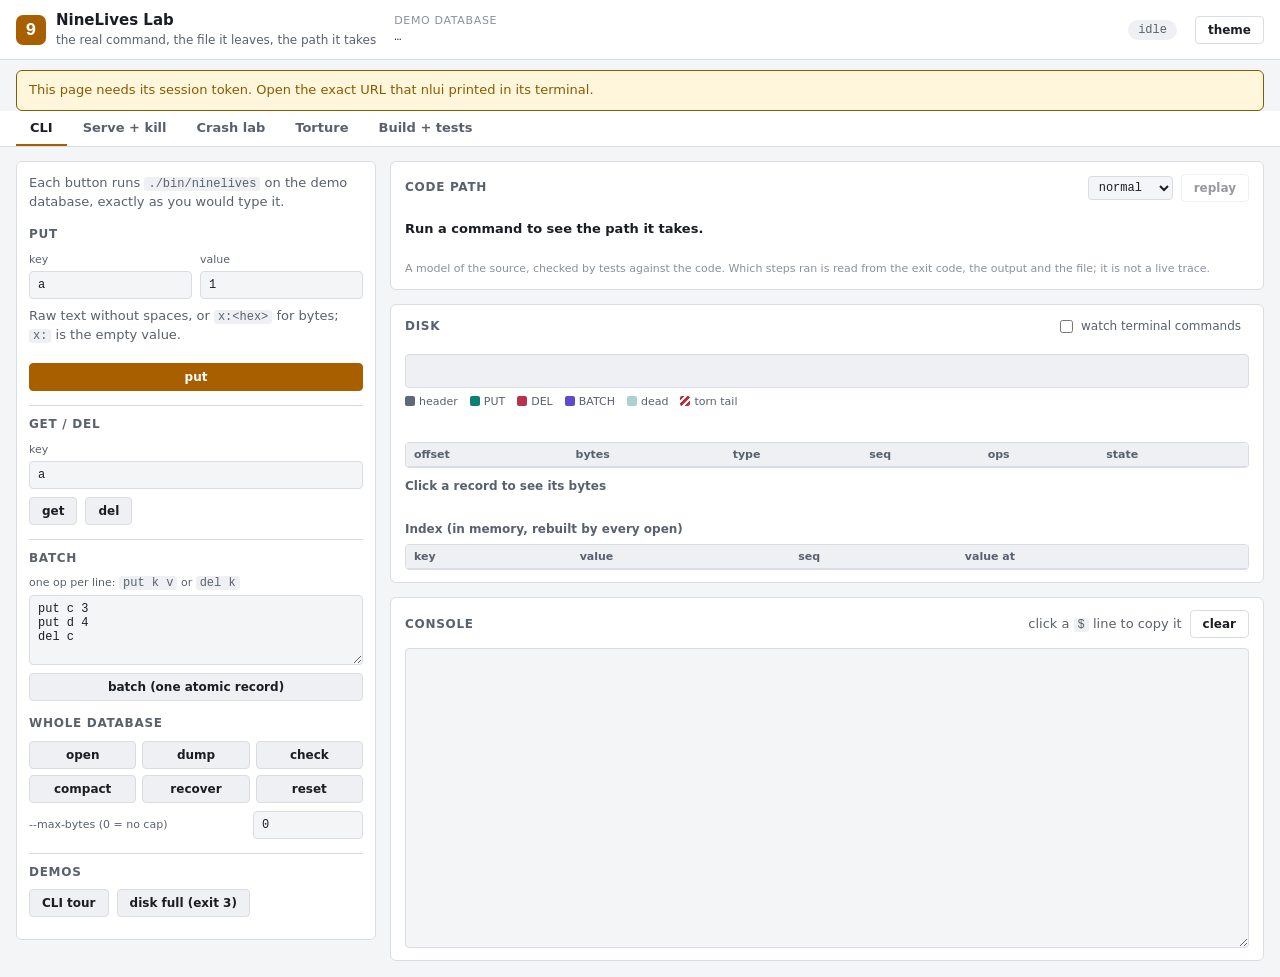
<file: scripts/nlui/web/index.html>
<!doctype html>
<html lang="en">
<head>
<meta charset="utf-8">
<meta name="viewport" content="width=device-width, initial-scale=1">
<meta name="color-scheme" content="light dark">
<title>NineLives Lab</title>
<link rel="icon" href="data:,">
<link rel="stylesheet" href="style.css">
<script src="app.js" defer></script>
</head>
<body>
<header class="top">
  <div class="brand">
    <span class="logo" aria-hidden="true">9</span>
    <div>
      <h1>NineLives Lab</h1>
      <p>the real command, the file it leaves, the path it takes</p>
    </div>
  </div>
  <div class="dbinfo">
    <span class="label">demo database</span>
    <code id="dbpath">…</code>
  </div>
  <div id="bins" class="bins" aria-label="Built binaries"></div>
  <div class="statusbox">
    <span id="status" class="pill" role="status" aria-live="polite">idle</span>
    <button id="stop" class="btn danger" type="button" hidden>Stop</button>
  </div>
  <button id="theme" class="btn ghost" type="button" title="Switch between light and dark">theme</button>
</header>

<div id="banner" class="banner" role="alert" hidden></div>

<nav class="tabs" role="tablist" aria-label="Panels">
  <button role="tab" type="button" id="tab-cli" aria-controls="p-cli" aria-selected="true" data-stage="db">CLI</button>
  <button role="tab" type="button" id="tab-serve" aria-controls="p-serve" aria-selected="false" tabindex="-1" data-stage="db">Serve + kill</button>
  <button role="tab" type="button" id="tab-crash" aria-controls="p-crash" aria-selected="false" tabindex="-1" data-stage="db">Crash lab</button>
  <button role="tab" type="button" id="tab-torture" aria-controls="p-torture" aria-selected="false" tabindex="-1" data-stage="torture">Torture</button>
  <button role="tab" type="button" id="tab-tests" aria-controls="p-tests" aria-selected="false" tabindex="-1" data-stage="tests">Build + tests</button>
</nav>

<main class="layout">
  <section class="controls" aria-label="Controls">

    <div id="p-cli" role="tabpanel" aria-labelledby="tab-cli" class="panel">
      <p class="hint">Each button runs <code>./bin/ninelives</code> on the demo database, exactly as you would type it.</p>
      <form class="group" id="f-put">
        <h2>put</h2>
        <div class="row">
          <label class="field"><span>key</span><input name="key" value="a" autocomplete="off" spellcheck="false" required></label>
          <label class="field"><span>value</span><input name="value" value="1" autocomplete="off" spellcheck="false" required></label>
        </div>
        <p class="hint">Raw text without spaces, or <code>x:&lt;hex&gt;</code> for bytes; <code>x:</code> is the empty value.</p>
        <button class="btn primary" data-act="put">put</button>
      </form>
      <form class="group" id="f-key">
        <h2>get / del</h2>
        <label class="field"><span>key</span><input name="key" value="a" autocomplete="off" spellcheck="false" required></label>
        <div class="row">
          <button class="btn" data-act="get" value="get">get</button>
          <button class="btn" data-act="del" value="del">del</button>
        </div>
      </form>
      <form class="group" id="f-batch">
        <h2>batch</h2>
        <label class="field"><span>one op per line: <code>put k v</code> or <code>del k</code></span>
          <textarea name="ops" rows="4" spellcheck="false">put c 3
put d 4
del c</textarea></label>
        <button class="btn" data-act="batch">batch (one atomic record)</button>
      </form>
      <div class="group">
        <h2>whole database</h2>
        <div class="grid3">
          <button class="btn" type="button" data-act="open">open</button>
          <button class="btn" type="button" data-act="dump">dump</button>
          <button class="btn" type="button" data-act="check">check</button>
          <button class="btn" type="button" data-act="compact">compact</button>
          <button class="btn" type="button" data-act="recover">recover</button>
          <button class="btn" type="button" data-act="reset">reset</button>
        </div>
        <label class="field inline"><span>--max-bytes (0 = no cap)</span><input id="maxbytes" type="number" min="0" step="1" value="0" inputmode="numeric"></label>
      </div>
      <div class="group">
        <h2>demos</h2>
        <div class="row">
          <button class="btn" type="button" data-act="cli-tour">CLI tour</button>
          <button class="btn" type="button" data-act="disk-full">disk full (exit 3)</button>
        </div>
      </div>
    </div>

    <div id="p-serve" role="tabpanel" aria-labelledby="tab-serve" class="panel" hidden>
      <p class="hint">The judge's part: start <code>serve</code>, type requests, then kill it for real and recover.</p>
      <div class="group">
        <div class="row">
          <button class="btn primary" type="button" id="serve-start" data-act="serve">start serve</button>
          <button class="btn danger" type="button" id="serve-kill" disabled>SIGKILL</button>
          <button class="btn" type="button" id="serve-eof" disabled>close stdin</button>
        </div>
        <label class="field inline"><span>--max-bytes (0 = no cap)</span><input id="serve-max" type="number" min="0" step="1" value="0" inputmode="numeric"></label>
      </div>
      <form class="group" id="f-serve">
        <h2>request</h2>
        <label class="field"><span>Enter sends, Shift+Enter adds a line (a batch block goes in one write)</span>
          <textarea id="serve-line" rows="3" spellcheck="false" disabled>put a 1</textarea></label>
        <div class="chips" id="serve-templates">
          <button type="button" class="chip" data-tpl="put a 1">put</button>
          <button type="button" class="chip" data-tpl="get a">get</button>
          <button type="button" class="chip" data-tpl="del a">del</button>
          <button type="button" class="chip" data-tpl="batch 2&#10;put b 2&#10;del a">batch 2</button>
          <button type="button" class="chip" data-tpl="compact">compact</button>
          <button type="button" class="chip" data-tpl="stats">stats</button>
          <button type="button" class="chip" data-tpl="@1:500 put w1 hello">@1:500 prefix</button>
        </div>
        <button class="btn primary" id="serve-send" disabled>send</button>
      </form>
      <div class="group grow">
        <h2>requests</h2>
        <div class="tablewrap">
          <table class="data" id="serve-reqs">
            <thead><tr><th>op id</th><th>request</th><th>reply</th></tr></thead>
            <tbody></tbody>
          </table>
        </div>
        <button class="btn" type="button" data-act="recover" id="serve-recover">recover (open, check, dump)</button>
      </div>
    </div>

    <div id="p-crash" role="tabpanel" aria-labelledby="tab-crash" class="panel" hidden>
      <p class="hint">Each scenario commits <code>base 0</code>, arms <code>NINELIVES_CRASH_AT</code> so the process SIGKILLs itself at that line, then recovers. It passes if the final <code>check</code> says OK and <code>base</code> survived.</p>
      <div class="row">
        <button class="btn primary" type="button" id="crash-all" data-act="crash-all">run all 14</button>
      </div>
      <div id="crash-list" class="crashlist"></div>
    </div>

    <div id="p-torture" role="tabpanel" aria-labelledby="tab-torture" class="panel" hidden>
      <p class="hint"><code>./bin/torture</code> SIGKILLs serve at a random millisecond, recovers, and checks the dump against its own oracle of ACKs.</p>
      <form class="group" id="f-torture">
        <label class="field"><span>mode</span><select name="mode" id="t-mode"></select></label>
        <div class="row">
          <label class="field"><span>seed (empty = random)</span><input name="seed" inputmode="numeric" autocomplete="off" placeholder="random"></label>
          <label class="field"><span>iterations</span><input name="iters" type="number" min="1" max="100000" value="100"></label>
        </div>
        <label class="field inline"><span>--max-bytes (0 = mode default)</span><input name="max" type="number" min="0" value="0"></label>
        <button class="btn primary" data-act="torture">run torture</button>
      </form>
      <div class="group">
        <h2>more</h2>
        <div class="row">
          <button class="btn" type="button" data-act="torture-all">every mode (about 5 min)</button>
          <button class="btn" type="button" data-act="selftest">oracle self-test</button>
        </div>
      </div>
    </div>

    <div id="p-tests" role="tabpanel" aria-labelledby="tab-tests" class="panel" hidden>
      <p class="hint">The build and the Go test suites, with their real output.</p>
      <div class="group">
        <div class="grid2" id="tests-list"></div>
      </div>
    </div>
  </section>

  <section class="stage">
    <div id="stage-db" class="stagegrid">
      <article class="card" id="codepath" aria-labelledby="cp-title">
        <header class="cardhead">
          <h2 id="cp-title">Code path</h2>
          <div class="cardtools">
            <label class="mini"><span class="sr">animation speed</span>
              <select id="speed">
                <option value="380">slow</option>
                <option value="110" selected>normal</option>
                <option value="0">instant</option>
              </select>
            </label>
            <button class="btn ghost" type="button" id="replay" disabled>replay</button>
          </div>
        </header>
        <div class="steppick" id="steppick" role="listbox" aria-label="Steps of the last run"></div>
        <p class="tracesum" id="tracesum">Run a command to see the path it takes.</p>
        <div class="trace" id="trace"></div>
        <p class="footnote">A model of the source, checked by tests against the code. Which steps ran is read from the exit code, the output and the file; it is not a live trace.</p>
      </article>

      <article class="card" id="disk" aria-labelledby="disk-title">
        <header class="cardhead">
          <h2 id="disk-title">Disk</h2>
          <div class="cardtools">
            <label class="watch" title="Follow this file while you run ./bin/ninelives in your own terminal"><input type="checkbox" id="watch"> watch terminal commands</label>
            <span class="muted" id="disk-when"></span>
          </div>
        </header>
        <p class="watchhint" id="watchhint" hidden>Watching. Run commands on this file in any terminal, for example (click to copy):<br><code id="watchcmd" role="button" tabindex="0"></code><br>The code path is then inferred from what changed in the file: nlui cannot see the command itself.</p>
        <div class="disksum" id="disksum"></div>
        <div class="filebar" id="filebar" aria-label="The file, byte for byte to scale"></div>
        <div class="legend">
          <span class="lg hdr">header</span><span class="lg put">PUT</span><span class="lg del">DEL</span><span class="lg batch">BATCH</span><span class="lg dead">dead</span><span class="lg torn">torn tail</span>
        </div>
        <p class="diff" id="diff"></p>
        <div class="tablewrap records">
          <table class="data" id="records">
            <thead><tr><th>offset</th><th>bytes</th><th>type</th><th>seq</th><th>ops</th><th>state</th></tr></thead>
            <tbody></tbody>
          </table>
        </div>
        <section class="hex" id="hex" aria-label="Bytes of the selected record">
          <h3 id="hex-title">Click a record to see its bytes</h3>
          <div class="hexlegend" id="hexlegend"></div>
          <div class="hexgrid" id="hexgrid"></div>
        </section>
        <h3>Index (in memory, rebuilt by every open)</h3>
        <div class="tablewrap index">
          <table class="data" id="index">
            <thead><tr><th>key</th><th>value</th><th>seq</th><th>value at</th></tr></thead>
            <tbody></tbody>
          </table>
        </div>
      </article>
    </div>

    <div id="stage-torture" class="stagegrid single" hidden>
      <article class="card" aria-labelledby="tt-title">
        <header class="cardhead">
          <h2 id="tt-title">Torture</h2>
          <span class="muted" id="t-run"></span>
        </header>
        <div class="verdict" id="t-verdict">No run yet.</div>
        <div class="progress" aria-hidden="true"><div class="bar" id="t-bar"></div></div>
        <div class="tiles" id="t-tiles"></div>
        <h3>One iteration</h3>
        <ol class="cycle" id="t-cycle"></ol>
        <div class="charts">
          <figure><figcaption>acked ops per iteration</figcaption><svg id="t-acked" class="chart" viewBox="0 0 100 40" preserveAspectRatio="none" role="img" aria-label="acked ops per iteration"></svg></figure>
          <figure><figcaption>kill delay after READY (ms)</figcaption><svg id="t-delay" class="chart" viewBox="0 0 100 40" preserveAspectRatio="none" role="img" aria-label="kill delay per iteration"></svg></figure>
        </div>
        <div class="tablewrap rows">
          <table class="data" id="t-rows">
            <thead><tr><th>iter</th><th>delay</th><th>sent</th><th>acked</th><th>err</th><th>in flight</th><th>keys</th><th>recovery</th><th>note</th></tr></thead>
            <tbody></tbody>
          </table>
        </div>
      </article>
    </div>

    <div id="stage-tests" class="stagegrid single" hidden>
      <article class="card" aria-labelledby="job-title">
        <header class="cardhead"><h2 id="job-title">Steps</h2><span class="muted" id="job-sum"></span></header>
        <ol class="jobsteps" id="jobsteps"></ol>
      </article>
    </div>

    <article class="card console" aria-labelledby="con-title">
      <header class="cardhead">
        <h2 id="con-title">Console</h2>
        <div class="cardtools">
          <span class="muted">click a <code>$</code> line to copy it</span>
          <button class="btn ghost" type="button" id="con-clear">clear</button>
        </div>
      </header>
      <div id="console" class="con" role="log" aria-live="polite" tabindex="0"></div>
    </article>
  </section>
</main>
</body>
</html>
</file>
<file: site/style.css>
/* NineLives site. One dark terminal palette; the brown-to-orange pair is
   the same as the nlshell banner (scripts/nlshell/banner.go). */
:root {
  --bg: #120d0a;
  --panel: #1a1310;
  --sunk: #0c0806;
  --line: #3a2b21;
  --fg: #e8dccf;
  --dim: #a39483;
  --brown: #a0522d;
  --orange: #ff9f1c;
  --ok: #8cc084;
  --err: #ef6f5c;
  --sel: rgba(255, 159, 28, .16);
  --mono: ui-monospace, "JetBrains Mono", "Cascadia Code", "SF Mono", Menlo, Consolas, "DejaVu Sans Mono", "Liberation Mono", monospace;
  --nav-w: 190px;
  --bar-h: 40px;
  color-scheme: dark;
}

*, *::before, *::after { box-sizing: border-box; }

html { scroll-behavior: smooth; -webkit-text-size-adjust: 100%; }
@media (prefers-reduced-motion: reduce) { html { scroll-behavior: auto; } }

body {
  margin: 0;
  background: var(--bg);
  color: var(--fg);
  font: 14px/1.65 var(--mono);
  font-variant-ligatures: none;
}

::selection { background: var(--orange); color: var(--sunk); }

a { color: var(--orange); text-decoration: underline; text-decoration-color: rgba(255, 159, 28, .4); text-underline-offset: 3px; }
a:hover { text-decoration-color: var(--orange); }

:focus-visible { outline: 2px solid var(--orange); outline-offset: 2px; }

code { font-family: inherit; color: #f3c58a; }
pre { margin: 0; font-family: inherit; }
pre code { color: inherit; }
strong { color: #fff3e4; font-weight: 700; }
em { font-style: normal; color: #fff3e4; text-decoration: underline dotted; text-underline-offset: 3px; }
small { font-size: .78em; color: var(--dim); }

.visually-hidden {
  position: absolute; width: 1px; height: 1px; overflow: hidden;
  clip: rect(0 0 0 0); clip-path: inset(50%); white-space: nowrap;
}
.skip { position: absolute; left: -999px; top: 0; z-index: 10; background: var(--orange); color: var(--sunk); padding: 6px 10px; }
.skip:focus { left: 8px; top: 8px; }

/* terminal title bar */
.titlebar {
  position: sticky; top: 0; z-index: 5;
  display: flex; align-items: center; gap: 14px;
  height: var(--bar-h); padding: 0 16px;
  background: var(--sunk);
  border-bottom: 1px solid var(--line);
  font-size: 12.5px; color: var(--dim);
}
.dots { display: flex; gap: 7px; flex: none; }
.dots i { width: 11px; height: 11px; border-radius: 50%; background: #3b2c22; }
.dots i:first-child { background: var(--brown); }
.titlebar-text { flex: 1; min-width: 0; overflow: hidden; text-overflow: ellipsis; white-space: nowrap; }
.titlebar-link { color: var(--dim); text-decoration: none; flex: none; }
.titlebar-link:hover { color: var(--orange); }

/* page frame: file-tree nav + content */
.layout { max-width: 1120px; margin: 0 auto; }

.tree {
  position: sticky; top: var(--bar-h); z-index: 4;
  background: var(--bg);
  border-bottom: 1px solid var(--line);
  overflow-x: auto; scrollbar-width: none;
}
.tree::-webkit-scrollbar { display: none; }
.tree-root { display: none; }
.tree ul { display: flex; margin: 0; padding: 0 8px; list-style: none; white-space: nowrap; }
.tree a {
  display: block; padding: 9px 9px;
  color: var(--dim); text-decoration: none;
}
.tree a:hover { color: var(--fg); }
.tree a[aria-current="true"] { color: var(--orange); box-shadow: inset 0 -2px var(--orange); }

main { padding: 0 16px 48px; min-width: 0; }

section { padding-top: 44px; scroll-margin-top: calc(var(--bar-h) + 44px); }
section + section { border-top: 1px dashed var(--line); margin-top: 44px; }

h2 { margin: 0 0 16px; font-size: 17px; font-weight: 700; color: #fff3e4; overflow-wrap: anywhere; }
h3 { margin: 26px 0 10px; font-size: 14px; font-weight: 700; color: var(--orange); }
h3::before { content: "## "; color: var(--brown); }
p { margin: 0 0 14px; max-width: 74ch; }
.ps { color: var(--orange); user-select: none; }
.dim { color: var(--dim); }
.ok { color: var(--ok); }
.err { color: var(--err); }
.note { color: var(--dim); font-size: 13px; }

/* hero */
.hero { padding-top: 36px; }
.banner { display: block; width: 100%; max-width: 660px; height: auto; margin: 0 0 22px; }
.lede { font-size: 15.5px; color: #fff3e4; max-width: 62ch; }

.facts {
  display: flex; flex-wrap: wrap; margin: 22px 0 20px;
  border: 1px solid var(--line); background: var(--panel);
}
.facts div { flex: 1 1 140px; padding: 10px 14px; border-right: 1px solid var(--line); border-bottom: 1px solid var(--line); margin: 0 -1px -1px 0; }
.facts dt { font-size: 12px; color: var(--dim); }
.facts dd { margin: 0; font-size: 18px; color: var(--orange); font-weight: 700; }

/* a command line with a copy button */
.cmdline {
  display: flex; align-items: stretch; margin: 0 0 14px;
  background: var(--sunk); border: 1px solid var(--line);
}
.cmdline pre { flex: 1; min-width: 0; padding: 10px 12px; overflow-x: auto; }
.copy {
  flex: none; align-self: stretch;
  font: inherit; font-size: 12px; line-height: 1;
  padding: 0 12px; cursor: pointer;
  color: var(--dim); background: var(--panel); border: 0; border-left: 1px solid var(--line);
}
.copy:hover { color: var(--orange); border-color: var(--brown); }
.copy[data-done] { color: var(--ok); }

pre.block {
  padding: 10px 12px; margin: 0 0 14px; overflow-x: auto;
  background: var(--sunk); border: 1px solid var(--line);
}
.session .in { color: #fff3e4; }
/* torture loop: numbered so the order reads the same however it wraps */
.loop { display: grid; grid-template-columns: repeat(auto-fit, minmax(150px, 1fr)); gap: 8px; margin: 0 0 16px; padding: 0; list-style: none; counter-reset: loop; }
.loop li { counter-increment: loop; padding: 10px 12px; background: var(--sunk); border: 1px solid var(--line); font-size: 13px; color: var(--dim); }
.loop li b { display: block; margin-bottom: 4px; color: var(--orange); font-weight: 700; }
.loop li b::before { content: counter(loop) " "; color: var(--brown); }
.loop li:nth-child(3) { border-color: var(--brown); }

/* replay terminal */
.term { margin: 22px 0 0; border: 1px solid var(--line); background: var(--sunk); }
.term-bar { display: flex; align-items: stretch; justify-content: space-between; border-bottom: 1px solid var(--line); background: var(--panel); overflow-x: auto; }
.tabs { display: flex; }
.tabs button, .term-replay {
  font: inherit; font-size: 13px; cursor: pointer;
  padding: 8px 14px; border: 0; border-right: 1px solid var(--line);
  background: transparent; color: var(--dim); white-space: nowrap;
}
.tabs button:hover, .term-replay:hover { color: var(--fg); }
.tabs button[aria-selected="true"] { color: var(--orange); background: var(--sunk); box-shadow: inset 0 2px var(--orange); }
.term-replay { border-right: 0; border-left: 1px solid var(--line); }
.term-body {
  padding: 14px; min-height: 22.5em; max-height: 32em;
  overflow: auto; white-space: pre; font-size: 13px; line-height: 1.55;
}
.term-body .x { color: var(--err); opacity: .85; }
.cursor { display: inline-block; width: .6em; height: 1.1em; vertical-align: text-bottom; background: var(--orange); animation: blink 1s steps(1) infinite; }
@keyframes blink { 50% { opacity: 0; } }
@media (prefers-reduced-motion: reduce) { .cursor { animation: none; } }
.term figcaption { padding: 7px 14px; border-top: 1px solid var(--line); font-size: 12px; color: var(--dim); }

/* install steps */
.steps { margin: 18px 0; padding: 0; list-style: none; counter-reset: step; }
.steps > li { counter-increment: step; position: relative; padding-left: 34px; margin-bottom: 8px; }
.steps > li::before {
  content: counter(step); position: absolute; left: 0; top: 1px;
  width: 22px; height: 22px; line-height: 20px; text-align: center; font-size: 12px;
  border: 1px solid var(--brown); color: var(--orange);
}
.steps p { margin-bottom: 8px; }

.guarantees { padding-left: 22px; }
.guarantees li { margin-bottom: 12px; max-width: 74ch; }
.guarantees li::marker { color: var(--orange); }

.flow { padding-left: 22px; }
.flow li { margin-bottom: 6px; max-width: 74ch; }
.flow li::marker { color: var(--brown); }

.rules { margin: 0 0 14px; padding: 0; list-style: none; }
.rules li { position: relative; padding-left: 18px; margin-bottom: 6px; max-width: 74ch; }
.rules li::before { content: "-"; position: absolute; left: 2px; color: var(--brown); }

/* tables scroll in their own box, never the page */
.scroll { overflow-x: auto; margin: 0 0 14px; border: 1px solid var(--line); }
table { width: 100%; border-collapse: collapse; font-size: 13px; }
th, td { padding: 6px 12px; text-align: left; vertical-align: top; border-bottom: 1px solid var(--line); }
tr:last-child td { border-bottom: 0; }
th { font-weight: 400; color: var(--dim); background: var(--panel); white-space: nowrap; }
td:first-child { white-space: pre; }
td code { white-space: pre; }
tbody tr:hover { background: var(--panel); }
table.tight td:first-child, table.tight td:nth-child(2) { color: var(--dim); width: 1%; }
table.runs td:nth-child(n+2) { white-space: nowrap; }

.cols { display: grid; gap: 0 28px; }
.cols > * { min-width: 0; }

/* hex dump */
.hex { margin: 0 0 18px; border: 1px solid var(--line); background: var(--sunk); }
.hex-dump { padding: 12px; overflow-x: auto; font-size: 13px; }
.hex-dump .b { cursor: pointer; border-radius: 2px; }
.hex-dump .b.on { background: var(--sel); color: var(--orange); }
.hex-dump .off { color: var(--dim); }
.hex-dump .asc { color: var(--dim); }
.hex-info { margin: 0; padding: 8px 12px; min-height: 3.4em; border-top: 1px solid var(--line); font-size: 13px; max-width: none; }
.hex-info b { color: var(--orange); font-weight: 700; }

/* crash points */
.points { display: grid; grid-template-columns: repeat(auto-fit, minmax(210px, 1fr)); gap: 0 20px; margin-bottom: 14px; }
.points h3 { margin-top: 10px; }
.points ul { margin: 0; padding: 0; list-style: none; }
.points li { padding: 2px 0; overflow-wrap: anywhere; }

/* benchmark bars */
.bars { margin: 18px 0; max-width: 640px; }
.bar { display: grid; grid-template-columns: 52px 1fr 72px; align-items: center; gap: 10px; margin-bottom: 8px; font-size: 13px; }
.bar-label { color: var(--dim); }
.bar-track { height: 14px; background: var(--panel); border: 1px solid var(--line); }
.bar-fill { display: block; height: 100%; width: var(--v); background: linear-gradient(90deg, var(--brown), var(--orange)); }
.bar-val { text-align: right; color: var(--orange); }
.limit .bar-fill { background: repeating-linear-gradient(135deg, var(--line) 0 4px, transparent 4px 8px); }
.limit .bar-val { color: var(--dim); }

.tool { border-left: 2px solid var(--brown); padding-left: 16px; margin-bottom: 18px; }
.tool h3 { margin-top: 0; }

.foot { border-top: 1px solid var(--line); padding: 18px 16px 28px; color: var(--dim); font-size: 12.5px; }
.foot p { max-width: 1120px; margin: 0 auto; }

/* tablet and up */
@media (min-width: 720px) {
  body { font-size: 14.5px; }
  main { padding: 0 28px 64px; }
  .cols { grid-template-columns: 1fr 1fr; }
  h2 { font-size: 18px; }
}

/* desktop: file tree on the left */
@media (min-width: 1080px) {
  .layout { display: grid; grid-template-columns: var(--nav-w) minmax(0, 1fr); }
  .tree {
    top: var(--bar-h); align-self: start;
    height: calc(100vh - var(--bar-h));
    border-bottom: 0; border-right: 1px solid var(--line);
    padding: 28px 0 0 16px; overflow: auto;
  }
  .tree-root { display: block; margin: 0 0 6px; color: var(--dim); }
  .tree ul { display: block; padding: 0; }
  .tree li a { padding: 2px 0 2px 24px; position: relative; }
  .tree li a::before { content: "├─"; position: absolute; left: 0; color: var(--line); }
  .tree li:last-child a::before { content: "└─"; }
  .tree a[aria-current="true"] { box-shadow: none; }
  .tree a[aria-current="true"]::after { content: " ◂"; color: var(--brown); }
  section { scroll-margin-top: calc(var(--bar-h) + 8px); }
}

@media print {
  .titlebar, .tree, .copy, .term-bar { display: none; }
  body { background: #fff; color: #000; }
}
</file>
<file: scripts/nlui/web/style.css>
/* NineLives Lab. System fonts only: the page must work with Wi-Fi off. */
:root {
  --bg: #f4f5f7; --panel: #ffffff; --panel2: #eef0f3; --line: #d9dde3; --text: #1a1e24;
  --muted: #59616e; --faint: #8a919c; --accent: #a85f00; --accent-bg: #fff3e0;
  --ok: #18773a; --ok-bg: #e6f4ea; --bad: #c42b36; --bad-bg: #fdecee; --warn: #8a5a00; --warn-bg: #fff6dc;
  --put: #0d7f73; --del: #b8314f; --batch: #5f49cf; --hdr: #5d6878; --torn: #c42b36;
  --f-crc: #a85f00; --f-len: #1f63c4; --f-type: #5f49cf; --f-seq: #0d7f73; --f-meta: #6b7380; --f-key: #18773a; --f-val: #1a1e24;
  --mono: ui-monospace, "SF Mono", "JetBrains Mono", "Cascadia Mono", Menlo, Consolas, monospace;
  --sans: system-ui, -apple-system, "Segoe UI", Roboto, "Noto Sans", sans-serif;
  --r: 6px;
  color-scheme: light;
}
@media (prefers-color-scheme: dark) {
  :root:not([data-theme="light"]) {
    --bg: #0d0f12; --panel: #14171c; --panel2: #1a1e24; --line: #272c34; --text: #e4e7eb;
    --muted: #98a0ad; --faint: #646c79; --accent: #f2a33a; --accent-bg: #2a2012;
    --ok: #46c06a; --ok-bg: #12261a; --bad: #ff6b72; --bad-bg: #2d1518; --warn: #e3b341; --warn-bg: #2a2310;
    --put: #36c2b1; --del: #f07390; --batch: #9d8cff; --hdr: #8592a5; --torn: #ff6b72;
    --f-crc: #f2a33a; --f-len: #6aa8ff; --f-type: #9d8cff; --f-seq: #36c2b1; --f-meta: #8a93a1; --f-key: #6fd38c; --f-val: #e4e7eb;
    color-scheme: dark;
  }
}
:root[data-theme="dark"] {
  --bg: #0d0f12; --panel: #14171c; --panel2: #1a1e24; --line: #272c34; --text: #e4e7eb;
  --muted: #98a0ad; --faint: #646c79; --accent: #f2a33a; --accent-bg: #2a2012;
  --ok: #46c06a; --ok-bg: #12261a; --bad: #ff6b72; --bad-bg: #2d1518; --warn: #e3b341; --warn-bg: #2a2310;
  --put: #36c2b1; --del: #f07390; --batch: #9d8cff; --hdr: #8592a5; --torn: #ff6b72;
  --f-crc: #f2a33a; --f-len: #6aa8ff; --f-type: #9d8cff; --f-seq: #36c2b1; --f-meta: #8a93a1; --f-key: #6fd38c; --f-val: #e4e7eb;
  color-scheme: dark;
}

* { box-sizing: border-box; }
[hidden] { display: none !important; } /* author display rules must not show hidden panels */
html, body { margin: 0; }
body { background: var(--bg); color: var(--text); font: 13px/1.45 var(--sans); min-height: 100vh; }
code, .mono, input, textarea, select, .con, .hexgrid, table.data td { font-family: var(--mono); }
code { font-size: 12px; background: var(--panel2); padding: 0 4px; border-radius: 3px; }
h1, h2, h3 { margin: 0; font-weight: 600; letter-spacing: 0; }
h2 { font-size: 12px; text-transform: uppercase; letter-spacing: .06em; color: var(--muted); }
h3 { font-size: 12px; color: var(--muted); margin: 14px 0 6px; }
.sr { position: absolute; width: 1px; height: 1px; overflow: hidden; clip: rect(0 0 0 0); white-space: nowrap; }
.muted { color: var(--muted); }
.hint { color: var(--muted); margin: 0 0 10px; }
:focus-visible { outline: 2px solid var(--accent); outline-offset: 2px; }

/* top bar */
.top { display: flex; align-items: center; gap: 18px; padding: 10px 16px; background: var(--panel); border-bottom: 1px solid var(--line); flex-wrap: wrap; }
.brand { display: flex; align-items: center; gap: 10px; }
.brand h1 { font-size: 15px; }
.brand p { margin: 0; color: var(--muted); font-size: 12px; }
.logo { display: grid; place-items: center; width: 30px; height: 30px; border-radius: 7px; background: var(--accent); color: var(--panel); font: 700 18px var(--mono); }
.dbinfo { display: flex; flex-direction: column; min-width: 0; flex: 1 1 260px; }
.dbinfo .label { font-size: 11px; color: var(--faint); text-transform: uppercase; letter-spacing: .06em; }
.dbinfo code { background: none; padding: 0; overflow: hidden; text-overflow: ellipsis; white-space: nowrap; }
.bins { display: flex; gap: 6px; flex-wrap: wrap; }
.bin { font: 11px var(--mono); padding: 2px 7px; border-radius: 99px; border: 1px solid var(--line); color: var(--muted); }
.bin.ok::before { content: "✓ "; color: var(--ok); }
.bin.missing { color: var(--bad); border-color: var(--bad); }
.bin.missing::before { content: "✗ "; }
.statusbox { display: flex; align-items: center; gap: 8px; }
.pill { font: 12px var(--mono); padding: 3px 10px; border-radius: 99px; background: var(--panel2); color: var(--muted); max-width: 340px; overflow: hidden; text-overflow: ellipsis; white-space: nowrap; }
.pill.run { background: var(--accent-bg); color: var(--accent); }
.pill.run::before { content: "● "; animation: blink 1s steps(2) infinite; }
.pill.ok { background: var(--ok-bg); color: var(--ok); }
.pill.bad { background: var(--bad-bg); color: var(--bad); }
@keyframes blink { 50% { opacity: .25; } }
.banner { margin: 10px 16px 0; padding: 10px 12px; border-radius: var(--r); background: var(--warn-bg); color: var(--warn); border: 1px solid var(--warn); }

/* tabs */
.tabs { display: flex; gap: 2px; padding: 0 16px; border-bottom: 1px solid var(--line); background: var(--panel); overflow-x: auto; }
.tabs [role="tab"] { background: none; border: 0; border-bottom: 2px solid transparent; padding: 9px 14px; color: var(--muted); font: 600 13px var(--sans); cursor: pointer; white-space: nowrap; }
.tabs [role="tab"][aria-selected="true"] { color: var(--text); border-bottom-color: var(--accent); }
.tabs [role="tab"]:hover { color: var(--text); }

/* layout */
.layout { display: grid; grid-template-columns: minmax(300px, 360px) minmax(0, 1fr); gap: 14px; padding: 14px 16px 16px; align-items: start; }
.controls { position: sticky; top: 10px; max-height: calc(100vh - 20px); overflow: auto; background: var(--panel); border: 1px solid var(--line); border-radius: var(--r); padding: 12px; }
.panel { display: flex; flex-direction: column; gap: 4px; }
.group { border-top: 1px solid var(--line); padding: 10px 0; display: flex; flex-direction: column; gap: 8px; margin: 0; }
.group:first-of-type { border-top: 0; padding-top: 0; }
.row { display: flex; gap: 8px; flex-wrap: wrap; align-items: end; }
.row > .field { flex: 1 1 120px; }
.grid2, .grid3 { display: grid; gap: 6px; }
.grid2 { grid-template-columns: 1fr 1fr; }
.grid3 { grid-template-columns: repeat(3, 1fr); }
.field { display: flex; flex-direction: column; gap: 3px; min-width: 0; }
.field > span { font-size: 11px; color: var(--muted); }
.field.inline { flex-direction: row; align-items: center; justify-content: space-between; gap: 8px; }
.field.inline input { width: 110px; }
input, textarea, select { background: var(--bg); color: var(--text); border: 1px solid var(--line); border-radius: 4px; padding: 6px 8px; font-size: 12px; width: 100%; min-width: 0; }
textarea { resize: vertical; }
input:disabled, textarea:disabled { opacity: .55; }
.btn { font: 600 12px var(--sans); padding: 6px 12px; border-radius: 4px; border: 1px solid var(--line); background: var(--panel2); color: var(--text); cursor: pointer; white-space: nowrap; }
.btn:hover:not(:disabled) { border-color: var(--muted); }
.btn:disabled { opacity: .45; cursor: not-allowed; }
.btn.primary { background: var(--accent); border-color: var(--accent); color: var(--panel); }
.btn.danger { background: var(--bad); border-color: var(--bad); color: #fff; }
.btn.ghost { background: none; }
.btn.icon { font-size: 16px; padding: 3px 9px; }
.chips { display: flex; flex-wrap: wrap; gap: 5px; }
.chip { font: 11px var(--mono); padding: 3px 8px; border-radius: 99px; border: 1px solid var(--line); background: var(--panel2); color: var(--text); cursor: pointer; }
.chip:hover:not(:disabled) { border-color: var(--accent); }
.chip[aria-selected="true"] { border-color: var(--accent); background: var(--accent-bg); color: var(--accent); }
.chip.ok::before { content: "✓ "; color: var(--ok); }
.chip.bad::before { content: "✗ "; color: var(--bad); }
.chip.killed::before { content: "⚡ "; color: var(--bad); }

/* stage */
.stage { display: flex; flex-direction: column; gap: 14px; min-width: 0; }
.stagegrid { display: grid; grid-template-columns: minmax(0, 1fr) minmax(0, 1.15fr); gap: 14px; align-items: start; }
.stagegrid.single { grid-template-columns: minmax(0, 1fr); }
.card { background: var(--panel); border: 1px solid var(--line); border-radius: var(--r); padding: 12px 14px; min-width: 0; }
.cardhead { display: flex; align-items: center; justify-content: space-between; gap: 10px; margin-bottom: 10px; flex-wrap: wrap; }
.cardtools { display: flex; gap: 8px; align-items: center; }
.cardtools select { width: auto; padding: 3px 6px; }
.watch { display: flex; align-items: center; gap: 5px; font-size: 12px; color: var(--muted); cursor: pointer; }
.watch input { width: auto; accent-color: var(--accent); }
.watchhint { margin: 0 0 10px; padding: 8px 10px; border-radius: 4px; background: var(--accent-bg); font-size: 12px; }
.watchhint code { cursor: copy; word-break: break-all; }
.footnote { color: var(--faint); font-size: 11px; margin: 12px 0 0; }

/* code path */
.steppick { display: flex; flex-wrap: wrap; gap: 5px; margin-bottom: 8px; }
.tracesum { margin: 0 0 10px; font-weight: 600; }
.tracesum.killed { color: var(--bad); }
.tracesum.refused, .tracesum.corrupt { color: var(--warn); }
.trace { display: flex; flex-direction: column; gap: 10px; }
.seg { border: 1px solid var(--line); border-radius: var(--r); padding: 8px 10px 4px; }
.seghead { display: flex; align-items: baseline; gap: 8px; margin-bottom: 4px; }
.seghead strong { font-size: 12px; }
.segnote { color: var(--muted); font-size: 12px; margin: 0 0 6px; }
.badge { font: 600 10px var(--mono); text-transform: uppercase; letter-spacing: .05em; padding: 1px 6px; border-radius: 3px; background: var(--panel2); color: var(--muted); }
.badge.done { background: var(--ok-bg); color: var(--ok); }
.badge.killed, .badge.failed { background: var(--bad-bg); color: var(--bad); }
.badge.refused, .badge.corrupt, .badge.missed, .badge.cancelled { background: var(--warn-bg); color: var(--warn); }
.nodes { list-style: none; margin: 0; padding: 0; }
.node { display: grid; grid-template-columns: 20px minmax(0, 1fr); gap: 8px; padding: 3px 0; position: relative; transition: opacity .2s; }
.node::before { content: ""; position: absolute; left: 9px; top: 18px; bottom: -4px; width: 2px; background: var(--line); }
.node:last-child::before { display: none; }
.mark { width: 20px; height: 20px; border-radius: 50%; border: 2px solid var(--line); background: var(--panel); display: grid; place-items: center; font: 700 11px var(--mono); color: var(--panel); z-index: 1; transition: background .15s, border-color .15s; }
.ntitle { font-size: 12px; }
.nwhere { font: 11px var(--mono); color: var(--faint); }
.nnote { margin: 4px 0 2px; padding: 6px 8px; border-radius: 4px; font-size: 12px; background: var(--bad-bg); color: var(--text); border-left: 3px solid var(--bad); }
.node.pending { opacity: .35; }
.node.done .mark { background: var(--ok); border-color: var(--ok); }
.node.done .mark::after { content: "✓"; }
.node.active .mark { border-color: var(--accent); box-shadow: 0 0 0 4px var(--accent-bg); }
.node.off { opacity: .35; }
.node.off .ntitle::after { content: "  (not taken)"; color: var(--faint); }
.node.skipped { opacity: .45; }
.node.skipped .ntitle::after { content: "  (not run)"; color: var(--faint); }
.node.notrun { opacity: .3; }
.node.refused .mark, .node.corrupt .mark { background: var(--warn); border-color: var(--warn); }
.node.refused .mark::after, .node.corrupt .mark::after { content: "!"; }
.node.failed .mark { background: var(--bad); border-color: var(--bad); }
.node.failed .mark::after { content: "✗"; }
.node.crash { padding: 1px 0; }
.node.crash .mark { width: 14px; height: 14px; margin: 3px; border-radius: 3px; transform: rotate(45deg); }
.node.crash .ntitle { font: 11px var(--mono); color: var(--faint); }
.node.crash.passed .mark { border-color: var(--faint); }
.node.crash.killed .mark { background: var(--bad); border-color: var(--bad); }
.node.crash.killed .ntitle { color: var(--bad); font-weight: 700; }
.node.crash.killed .ntitle::after { content: "  SIGKILL here"; }
.node.crash .nwhere, .node.crash .nnote { display: none; }
.node.crash.killed .nwhere, .node.crash.killed .nnote { display: block; }

/* disk */
.disksum { display: flex; flex-wrap: wrap; gap: 6px; margin-bottom: 8px; }
.stat { font: 11px var(--mono); padding: 2px 7px; border-radius: 3px; background: var(--panel2); color: var(--muted); }
.stat b { color: var(--text); font-weight: 600; }
.stat.warn { background: var(--warn-bg); color: var(--warn); }
.stat.bad { background: var(--bad-bg); color: var(--bad); }
.filebar { display: flex; height: 34px; border: 1px solid var(--line); border-radius: 4px; overflow: hidden; background: var(--panel2); }
.filebar .seg-b { min-width: 3px; border-right: 1px solid var(--panel); cursor: pointer; position: relative; transition: filter .15s; }
.filebar .seg-b:hover { filter: brightness(1.2); }
.filebar .seg-b.sel { outline: 2px solid var(--text); outline-offset: -2px; z-index: 1; }
.filebar .new { animation: pop 1.2s ease-out; }
@keyframes pop { from { filter: brightness(1.8); } to { filter: none; } }
.filebar .empty { flex: 1; display: grid; place-items: center; color: var(--faint); font-size: 12px; }
.b-hdr { background: var(--hdr); }
.b-PUT { background: var(--put); }
.b-DEL { background: var(--del); }
.b-BATCH { background: var(--batch); }
.b-dead { opacity: .35; }
.b-torn { background: repeating-linear-gradient(135deg, var(--torn) 0 5px, transparent 5px 9px); }
.legend { display: flex; flex-wrap: wrap; gap: 12px; margin: 6px 0; font-size: 11px; color: var(--muted); }
.lg::before { content: ""; display: inline-block; width: 10px; height: 10px; border-radius: 2px; margin-right: 4px; vertical-align: -1px; }
.lg.hdr::before { background: var(--hdr); }
.lg.put::before { background: var(--put); }
.lg.del::before { background: var(--del); }
.lg.batch::before { background: var(--batch); }
.lg.dead::before { background: var(--put); opacity: .35; }
.lg.torn::before { background: repeating-linear-gradient(135deg, var(--torn) 0 3px, transparent 3px 5px); }
.diff { margin: 4px 0 8px; font-size: 12px; color: var(--accent); min-height: 18px; }
.tablewrap { overflow: auto; border: 1px solid var(--line); border-radius: 4px; }
.tablewrap.records { max-height: 260px; }
.tablewrap.index { max-height: 200px; }
.tablewrap.rows { max-height: 320px; margin-top: 12px; }
#p-serve .tablewrap { max-height: 280px; }
table.data { width: 100%; border-collapse: collapse; font-size: 12px; }
table.data th { position: sticky; top: 0; background: var(--panel2); text-align: left; font: 600 11px var(--sans); color: var(--muted); padding: 5px 8px; border-bottom: 1px solid var(--line); white-space: nowrap; }
table.data td { padding: 4px 8px; border-bottom: 1px solid var(--line); vertical-align: top; white-space: nowrap; max-width: 280px; overflow: hidden; text-overflow: ellipsis; font-size: 12px; }
table.data tr:last-child td { border-bottom: 0; }
table.data tbody tr.click { cursor: pointer; }
table.data tbody tr.click:hover td { background: var(--panel2); }
table.data tr.sel td { background: var(--accent-bg); }
table.data tr.new td:first-child { box-shadow: inset 3px 0 var(--accent); }
table.data tr.dead td { color: var(--faint); }
table.data tr.tornrow td { color: var(--bad); white-space: normal; }
.t { font: 600 10px var(--mono); padding: 1px 5px; border-radius: 3px; color: var(--panel); }
.t.PUT { background: var(--put); }
.t.DEL { background: var(--del); }
.t.BATCH { background: var(--batch); }
.t.HDR { background: var(--hdr); }
.st { font: 11px var(--mono); }
.st.waiting { color: var(--accent); }
.st.waiting::before { content: "… "; }
.st.ack, .st.val, .st.notfound, .st.stats { color: var(--ok); }
.st.err { color: var(--warn); }
.st.inflight { color: var(--bad); font-weight: 700; }

/* hex */
.hex { margin-top: 10px; }
.hex h3 { margin-top: 0; }
.hexlegend { display: flex; flex-wrap: wrap; gap: 4px 10px; font-size: 11px; margin-bottom: 6px; }
.hexgrid { font-size: 12px; line-height: 1.6; overflow-x: auto; }
.hexrow { display: flex; gap: 10px; white-space: pre; }
.hexoff { color: var(--faint); min-width: 7ch; }
.hexbytes { display: grid; grid-template-columns: repeat(16, 2.4ch); }
.hexasc { color: var(--faint); }
.f-crc { color: var(--f-crc); font-weight: 700; }
.f-len { color: var(--f-len); }
.f-type, .f-op, .f-cnt { color: var(--f-type); font-weight: 700; }
.f-seq { color: var(--f-seq); }
.f-meta { color: var(--f-meta); }
.f-key { color: var(--f-key); font-weight: 700; }
.f-val { color: var(--f-val); }
.f-torn { color: var(--bad); text-decoration: line-through; }
.f-pad { color: var(--faint); }

/* torture */
.verdict { padding: 10px 12px; border-radius: var(--r); background: var(--panel2); font-weight: 600; margin-bottom: 10px; white-space: pre-wrap; word-break: break-word; }
.verdict.run { background: var(--accent-bg); color: var(--accent); }
.verdict.pass { background: var(--ok-bg); color: var(--ok); }
.verdict.fail { background: var(--bad-bg); color: var(--bad); }
.verdict code { display: block; margin-top: 6px; color: var(--text); background: var(--panel); padding: 6px; cursor: copy; }
.progress { height: 6px; border-radius: 3px; background: var(--panel2); overflow: hidden; margin-bottom: 12px; }
.progress .bar { height: 100%; width: 0; background: var(--accent); transition: width .2s; }
.tiles { display: grid; grid-template-columns: repeat(auto-fit, minmax(120px, 1fr)); gap: 8px; }
.tile { background: var(--panel2); border-radius: var(--r); padding: 8px 10px; }
.tile .k { font-size: 11px; color: var(--muted); }
.tile .v { font: 600 18px var(--mono); }
.cycle { list-style: none; display: flex; flex-wrap: wrap; gap: 4px; padding: 0; margin: 0 0 12px; counter-reset: c; }
.cycle li { flex: 1 1 110px; background: var(--panel2); border-radius: 4px; padding: 6px 8px; border-top: 3px solid var(--line); transition: border-color .15s, background .15s; }
.cycle li .k { font-size: 11px; color: var(--muted); }
.cycle li .v { font: 12px var(--mono); }
.cycle li.on { border-top-color: var(--accent); background: var(--accent-bg); }
.cycle li.kill.on { border-top-color: var(--bad); background: var(--bad-bg); }
.cycle li.pass.on { border-top-color: var(--ok); background: var(--ok-bg); }
.charts { display: grid; grid-template-columns: 1fr 1fr; gap: 12px; }
figure { margin: 0; }
figcaption { font-size: 11px; color: var(--muted); margin-bottom: 4px; }
.chart { width: 100%; height: 90px; background: var(--panel2); border-radius: 4px; display: block; }
.chart .b1 { fill: var(--put); }
.chart .b2 { fill: var(--accent); }

/* tests */
.jobsteps { list-style: none; margin: 0; padding: 0; display: flex; flex-direction: column; gap: 6px; }
.jobsteps li { display: grid; grid-template-columns: 22px minmax(0, 1fr) auto; gap: 8px; align-items: baseline; padding: 6px 8px; border-radius: 4px; background: var(--panel2); }
.jobsteps .ic { font: 700 13px var(--mono); }
.jobsteps .run .ic { color: var(--accent); }
.jobsteps .ok .ic { color: var(--ok); }
.jobsteps .bad .ic { color: var(--bad); }
.jobsteps code { background: none; padding: 0; color: var(--muted); display: block; overflow: hidden; text-overflow: ellipsis; white-space: nowrap; }
.jobsteps .ex { font: 11px var(--mono); color: var(--muted); }

/* crash lab */
.crashlist { display: flex; flex-direction: column; gap: 10px; margin-top: 10px; }
.crashgroup h2 { margin-bottom: 4px; }
.crashitem { display: grid; grid-template-columns: minmax(0, 1fr) auto; gap: 4px 8px; align-items: center; padding: 6px 8px; border-radius: 4px; background: var(--panel2); margin-bottom: 4px; }
.crashitem .name { font: 600 12px var(--mono); }
.crashitem .where { grid-column: 1; font: 11px var(--mono); color: var(--faint); }
.crashitem .res { grid-column: 1 / -1; font-size: 11px; }
.crashitem .res.ok { color: var(--ok); }
.crashitem .res.bad { color: var(--bad); }
.crashitem button { grid-row: 1 / span 2; grid-column: 2; }

/* console */
.con { height: 300px; overflow: auto; background: var(--bg); border: 1px solid var(--line); border-radius: 4px; padding: 6px 8px; font-size: 12px; line-height: 1.5; resize: vertical; }
.cblock { margin-bottom: 8px; }
.ctitle { color: var(--muted); font: 600 11px var(--sans); text-transform: uppercase; letter-spacing: .05em; margin-top: 4px; }
.ccmd { color: var(--accent); cursor: copy; white-space: pre-wrap; word-break: break-all; }
.ccmd::before { content: "$ "; color: var(--faint); }
.ccmd.copied::after { content: "  copied"; color: var(--ok); }
.cline { white-space: pre-wrap; word-break: break-all; }
.cline.stderr { color: var(--warn); }
.cline.note { color: var(--faint); }
.cexit { font: 11px var(--mono); }
.cexit.ok { color: var(--ok); }
.cexit.bad { color: var(--bad); }
.cjob { border-top: 1px dashed var(--line); margin: 6px 0 4px; padding-top: 6px; font-weight: 600; color: var(--text); font-family: var(--sans); }
.cerr { color: var(--bad); }

@media (max-width: 1280px) {
  .stagegrid { grid-template-columns: minmax(0, 1fr); }
}
@media (max-width: 820px) {
  .layout { grid-template-columns: minmax(0, 1fr); }
  .controls { position: static; max-height: none; }
  .charts { grid-template-columns: 1fr; }
}
@media (prefers-reduced-motion: reduce) {
  *, *::before, *::after { animation: none !important; transition: none !important; }
}
</file>
